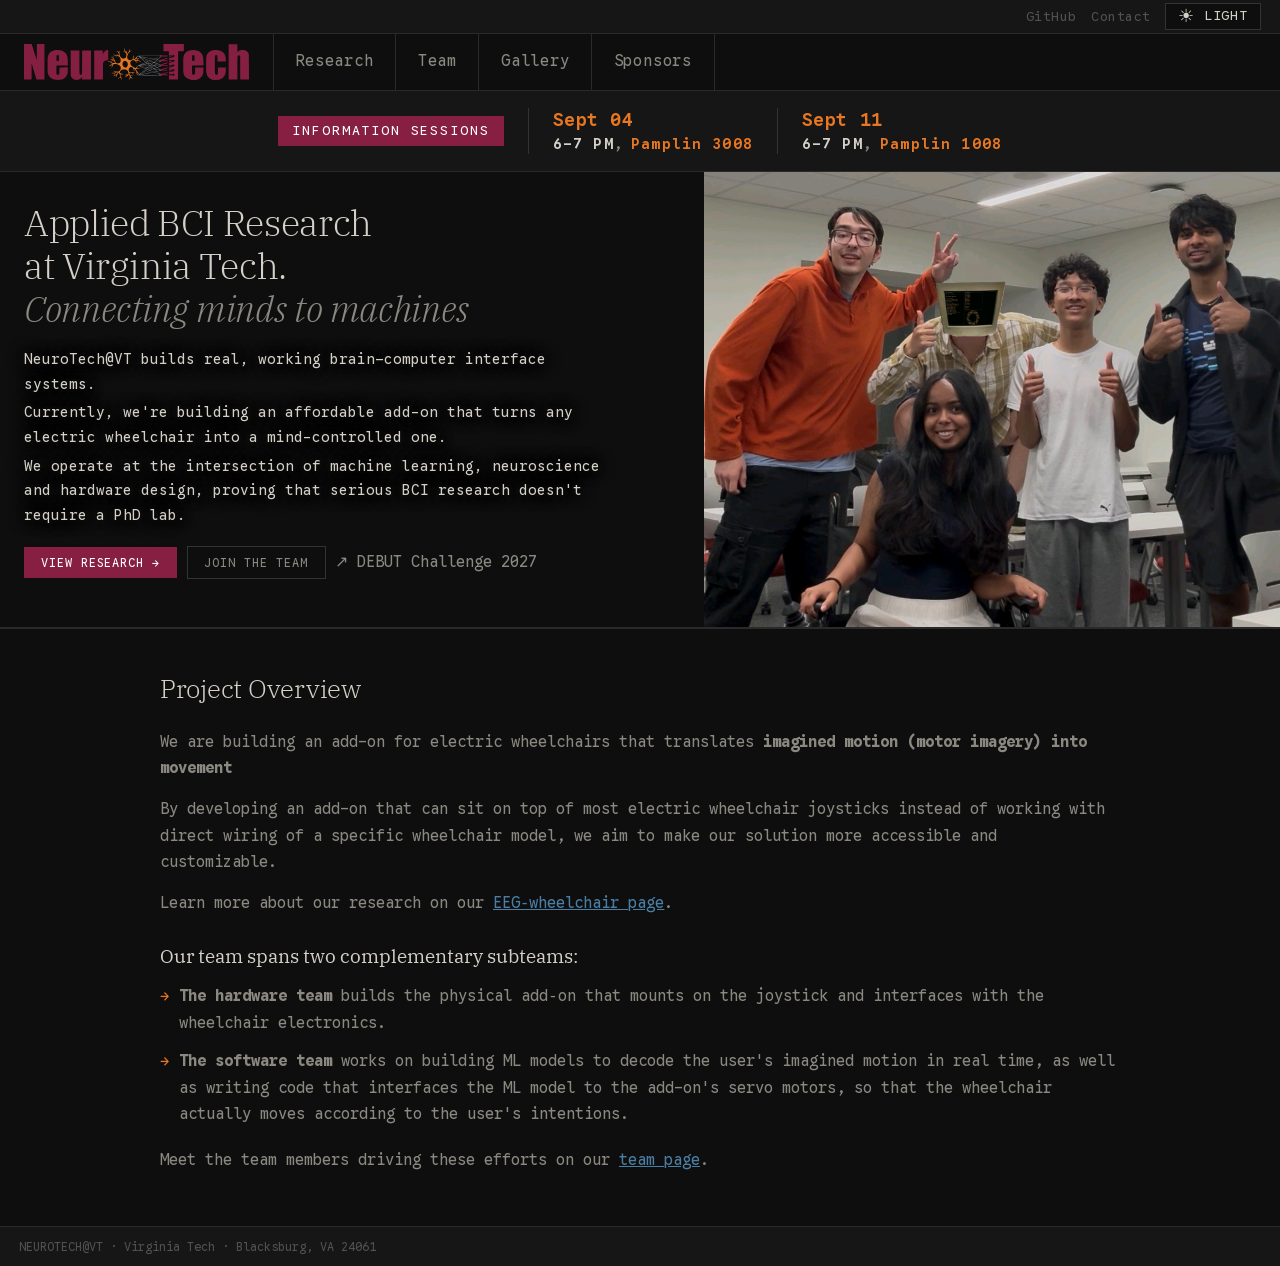
<file: index.html>
<!DOCTYPE html>
<html lang="en">
<head>
    <meta charset="UTF-8">
    <meta name="viewport" content="width=device-width, initial-scale=1.0">
    <title>NeuroTech@VT</title>
    <link rel="stylesheet" href="styles.css">
    <link rel="stylesheet" href="index.css">
</head>
<body>

    <div class="root" id="root">
        <!-- TOP BAR -->
        <div class="topbar">
            <div class="topbar-left">
                
            </div>
            <div class="topbar-right">
                <a href="https://github.com/orgs/NeuroTech-VT/repositories" target="_blank" rel="noopener noreferrer">GitHub</a>
                <a href="mailto:neurotechatvt@proton.me">Contact</a>
                <button class="toggle-btn" onclick="toggleTheme()"><span class="toggle-icon">☀</span> LIGHT</button>
            </div>
        </div>

        <!-- NAV -->
        <nav class="nav">
            <a href="index.html" class="nav-logo">
                <img src="NeuroTech_VT_cropped.svg" alt="logo">
            </a>
            <div class="nav-links">
                <a href="research.html" class="scramble-hover" data-label="Research">Research</a>
                <a href="team.html" class="scramble-hover" data-label="Team">Team</a>
                <a href="gallery.html" class="scramble-hover" data-label="Gallery">Gallery</a>
                <a href="sponsors.html" class="scramble-hover" data-label="Sponsors">Sponsors</a>
            </div>
            <div class="nav-right">
                
            </div>
        </nav>

        <!-- EVENT BANNER -->
        <div class="event-banner">
            <span class="event-banner-tag">Information sessions</span>
            <div class="event-sessions">
                <div class="event-session">
                    <span class="event-session-date">Sept 04</span>
                    <span class="event-session-meta"><span class="event-time">6-7 PM</span><span class="event-sep">,</span><span class="event-room">Pamplin 3008</span></span>
                </div>
                <div class="event-session">
                    <span class="event-session-date">Sept 11</span>
                    <span class="event-session-meta"><span class="event-time">6-7 PM</span><span class="event-sep">,</span><span class="event-room">Pamplin 1008</span></span>
                </div>
            </div>
        </div>

        <!-- HERO -->
        <div class="hero">
            <div class="hero-main">
                <div>
                    <div class="hero-title">
                        Applied BCI Research<br>
                        at Virginia Tech.<br>
                        <em>Connecting minds to machines</em>
                    </div>
                    <div class="hero-desc">
                        NeuroTech@VT builds real, working brain–computer interface systems.<span class="hero-break"></span>
                        Currently, we're building an affordable add-on that turns any electric wheelchair into a mind-controlled one.<span class="hero-break"></span>
                        We operate at the intersection of machine learning, neuroscience and hardware design, proving that serious BCI research doesn't require a PhD lab.
                    </div>
                    <div class="hero-actions">
                        <a href="research.html" class="btn-primary">VIEW RESEARCH →</a>
                        <a href="https://gobblerconnect.vt.edu/neurotech/club_signup" target="_blank" rel="noopener noreferrer" class="btn-secondary">JOIN THE TEAM</a>
                        <a href="https://venturewell.org/debut/" target="_blank" rel="noopener noreferrer" class="plain-link">↗ DEBUT Challenge 2027</a>
                    </div>
                </div>
            </div>

            <!-- <canvas id="halftone-hero"></canvas> -->
            <img id="halftone-hero" src="group_photo_hero_cropped.png" alt="hero-background-img">
            <!-- <div class="hero-gradient"></div> -->
        </div>

        <!-- PROJECT DESCRIPTION -->
        <div class="project-desc">
            <div class="project-desc-inner">
                <h2 class="project-desc-title">Project Overview</h2>

                <p class="project-desc-text">
                    We are building an add-on for electric wheelchairs that translates <strong>imagined motion
                    (motor imagery) into movement</strong>
                </p>
                <p class="project-desc-text"> By developing an add-on that can sit on top of most electric wheelchair joysticks instead of working with direct wiring of a specific wheelchair model, we aim to make our solution more accessible and customizable.</p>

                <p class="project-desc-text">
                    <!-- TODO: add whiteboard diagram of it from last discussion session -->
                </p>

                <p class="project-desc-text">
                    Learn more about our research on our
                    <a href="research/eeg-wheelchair.html" class="link">EEG‑wheelchair page</a>.
                </p>

                <h3 class="project-desc-subtitle">Our team spans two complementary subteams:</h3>
                <ul class="project-desc-list">
                    <li>
                        <strong>The hardware team</strong> builds the physical add‑on that mounts on the joystick and interfaces with the wheelchair electronics. 
                    </li>
                    <li>
                        <strong>The software team</strong> works on building ML models to decode the user's imagined motion in real time, as well as writing code that interfaces the ML model to the add-on's servo motors, so that the wheelchair actually moves according to the user's intentions.
                    </li>
                </ul>

                <p class="project-desc-text">
                    Meet the team members driving these efforts on our
                    <a href="team.html" class="link">team page</a>.
                </p>
            </div>
        </div>

        <!-- FOOTER -->
        <div class="footer">
            <span>NEUROTECH@VT · Virginia Tech · Blacksburg, VA 24061</span>
        </div>
    </div>

    <script src="script.js"></script>
</body>
</html>
</file>
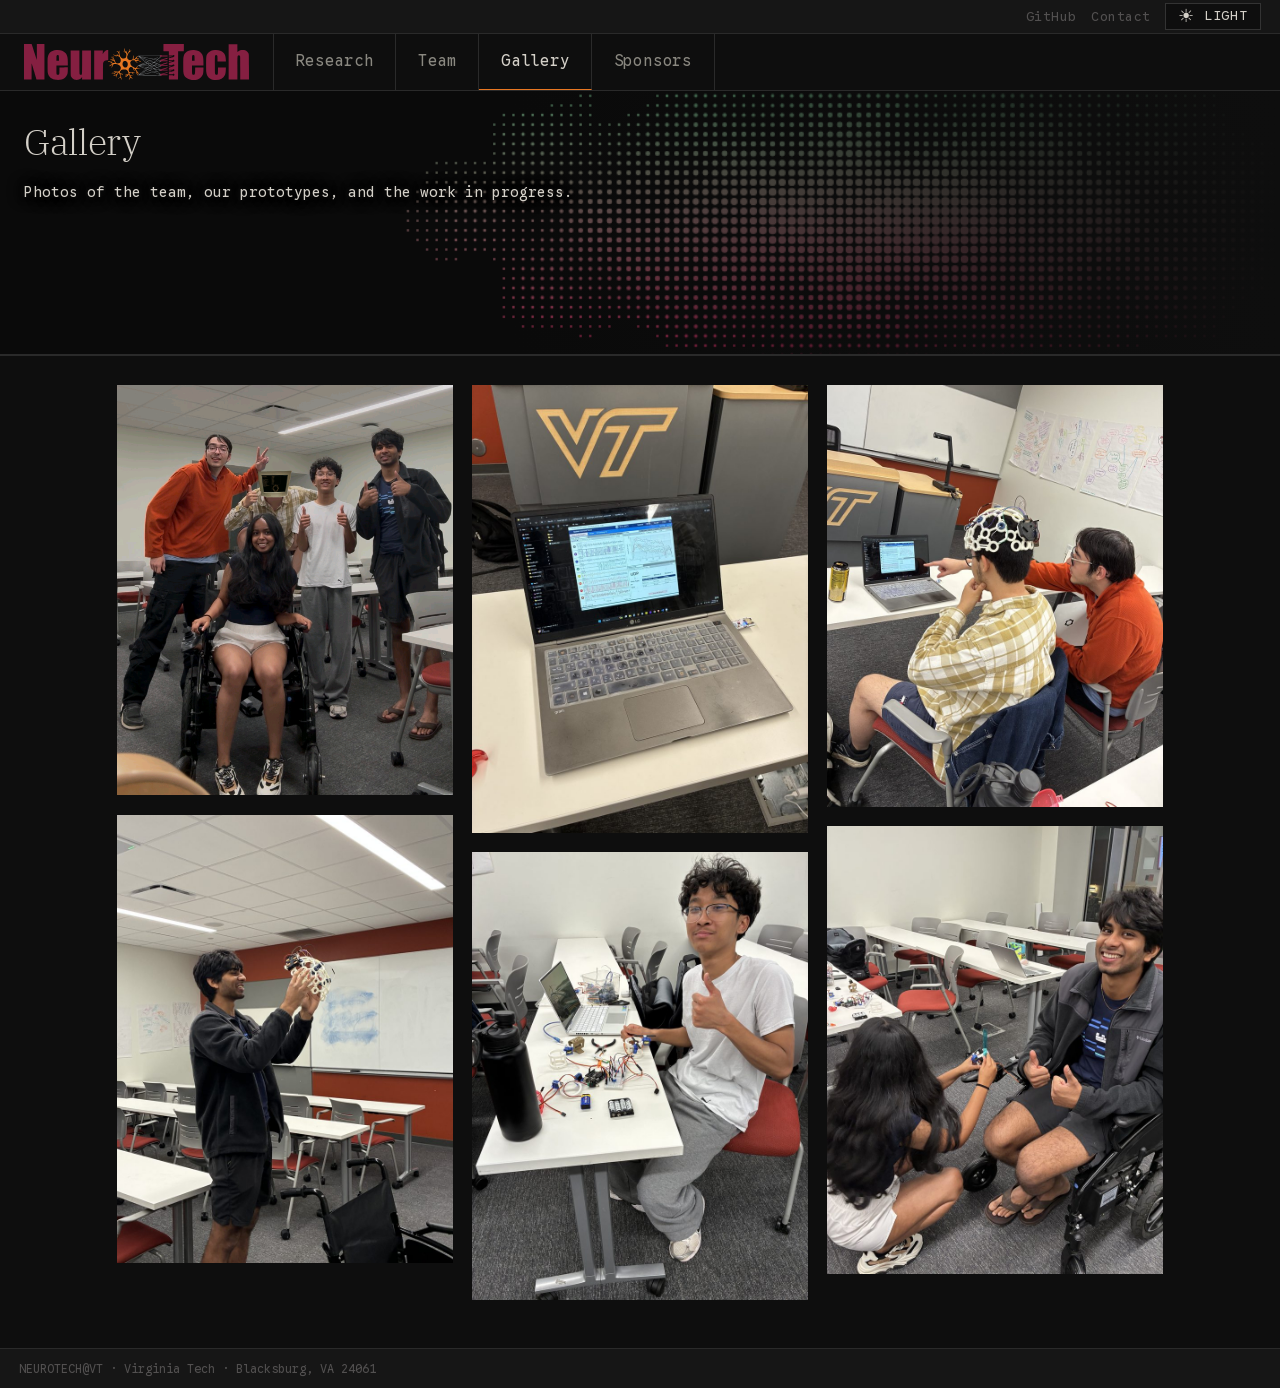
<file: gallery.html>
<!DOCTYPE html>
<html lang="en">
<head>
    <meta charset="UTF-8">
    <meta name="viewport" content="width=device-width, initial-scale=1.0">
    <title>Gallery — NeuroTech@VT</title>
    <link rel="stylesheet" href="styles.css">
    <link rel="stylesheet" href="gallery.css">
</head>
<body>

    <div class="root" id="root">
        <!-- TOP BAR -->
        <div class="topbar">
            <div class="topbar-left">
                
            </div>
            <div class="topbar-right">
                <a href="https://github.com/orgs/NeuroTech-VT/repositories" target="_blank" rel="noopener noreferrer">GitHub</a>
                <a href="mailto:neurotechatvt@proton.me">Contact</a>
                <button class="toggle-btn" onclick="toggleTheme()"><span class="toggle-icon">☀</span> LIGHT</button>
            </div>
        </div>

        <!-- NAV -->
        <nav class="nav">
            <a href="index.html" class="nav-logo">
                <img src="NeuroTech_VT_cropped.svg" alt="logo">
            </a>
            <div class="nav-links">
                <a href="research.html" class="scramble-hover" data-label="Research">Research</a>
                <a href="team.html" class="scramble-hover" data-label="Team">Team</a>
                <a href="gallery.html" class="active scramble-hover" data-label="Gallery">Gallery</a>
                <a href="sponsors.html" class="scramble-hover" data-label="Sponsors">Sponsors</a>
            </div>
            <div class="nav-right">
                
            </div>
        </nav>

        <!-- HERO -->
        <div class="hero">
            <canvas id="halftone-hero"></canvas>
            <div class="hero-gradient"></div>
            <div class="hero-main">
                <div>
                    <div class="hero-title">
                        Gallery<br>
                    </div>
                    <div class="hero-desc">
                        Photos of the team, our prototypes, and the work in progress.
                    </div>
                </div>
            </div>
        </div>

        <!-- GALLERY CONTENT -->
        <div class="gallery-col">
            <div class="gallery-grid">
                <img src="team-page-photowheel/web/01-team.png" alt="Five NeuroTech@VT members posing together in the lab classroom, one seated in the wheelchair prototype." loading="lazy" decoding="async">
                <img src="team-page-photowheel/web/02-eeg-headset.jpg" alt="A team member holding up the wired EEG electrode cap to inspect it." loading="lazy" decoding="async">
                <img src="team-page-photowheel/web/03-signal-acquisition.jpg" alt="Laptop running EEG acquisition software with live channel traces, in front of a Virginia Tech podium." loading="lazy" decoding="async">
                <img src="team-page-photowheel/web/04-electronics-bench.jpg" alt="A team member giving a thumbs up at a bench covered in motors, wiring and battery packs." loading="lazy" decoding="async">
                <img src="team-page-photowheel/web/05-eeg-session.jpg" alt="One member wearing the EEG cap while another points at the incoming signals on a laptop." loading="lazy" decoding="async">
                <img src="team-page-photowheel/web/06-wheelchair-test.jpg" alt="Two members fitting the drive module to the wheelchair prototype during an integration test." loading="lazy" decoding="async">
            </div>
        </div>

        <!-- FOOTER -->
        <div class="footer">
            <span>NEUROTECH@VT · Virginia Tech · Blacksburg, VA 24061</span>
        </div>
    </div>

    <script src="script.js"></script>
</body>
</html>
</file>
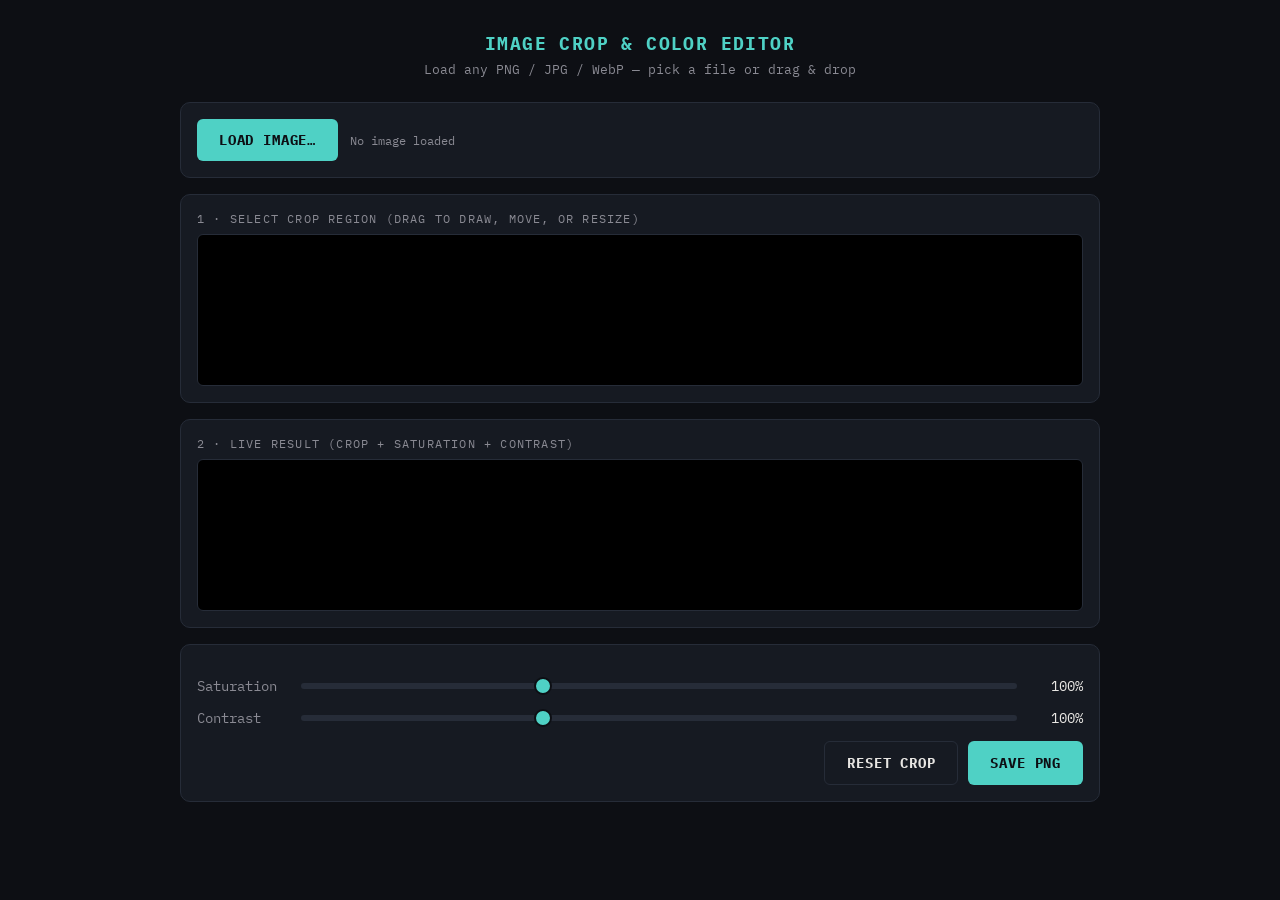
<file: Gemini_Generated_Image_18twkw18twkw18tw.jpeg-generator.html>
<!DOCTYPE html>
<html lang="en">
<head>
<meta charset="UTF-8">
<meta name="viewport" content="width=device-width, initial-scale=1.0">
<title>Image Crop &amp; Color Editor</title>
<link rel="preconnect" href="https://fonts.googleapis.com">
<link rel="preconnect" href="https://fonts.gstatic.com" crossorigin>
<link href="https://fonts.googleapis.com/css2?family=IBM+Plex+Mono:wght@400;500;700&display=swap" rel="stylesheet">
<style>
  :root {
    --bg: #0d0f14;
    --fg: #e8e6e3;
    --muted: #8a8a93;
    --accent: #4fd1c5;
    --panel: #161a22;
    --border: #262c38;
  }
  * { box-sizing: border-box; margin: 0; padding: 0; }
  body {
    background: var(--bg);
    color: var(--fg);
    font-family: "IBM Plex Mono", monospace;
    min-height: 100vh;
    display: flex;
    flex-direction: column;
    align-items: center;
    padding: 32px 16px;
  }
  h1 {
    font-size: 1.1rem;
    font-weight: 700;
    letter-spacing: 0.08em;
    text-transform: uppercase;
    margin-bottom: 6px;
    color: var(--accent);
  }
  .sub { color: var(--muted); font-size: 0.8rem; margin-bottom: 24px; text-align: center; }
  .panel {
    background: var(--panel);
    border: 1px solid var(--border);
    border-radius: 10px;
    padding: 16px;
    width: 100%;
    max-width: 920px;
  }
  .panel + .panel { margin-top: 16px; }
  .stage {
    background: #000;
    border: 1px solid var(--border);
    border-radius: 6px;
    overflow: hidden;
    display: flex;
    justify-content: center;
    align-items: center;
    max-height: 60vh;
  }
  canvas {
    max-width: 100%;
    max-height: 60vh;
    width: auto;
    height: auto;
    image-rendering: auto;
    display: block;
    touch-action: none;
    cursor: crosshair;
  }
  .stage-title {
    font-size: 0.75rem;
    color: var(--muted);
    letter-spacing: 0.1em;
    text-transform: uppercase;
    margin-bottom: 8px;
  }
  .controls {
    margin-top: 16px;
    display: flex;
    flex-direction: column;
    gap: 14px;
  }
  .slider-row {
    display: flex;
    align-items: center;
    gap: 14px;
  }
  label { font-size: 0.85rem; color: var(--muted); min-width: 90px; }
  input[type="range"] {
    flex: 1;
    -webkit-appearance: none;
    appearance: none;
    height: 6px;
    border-radius: 3px;
    background: var(--border);
    outline: none;
    cursor: pointer;
  }
  input[type="range"]::-webkit-slider-thumb {
    -webkit-appearance: none;
    appearance: none;
    width: 18px;
    height: 18px;
    border-radius: 50%;
    background: var(--accent);
    border: 2px solid #0d0f14;
    cursor: pointer;
  }
  input[type="range"]::-moz-range-thumb {
    width: 16px;
    height: 16px;
    border-radius: 50%;
    background: var(--accent);
    border: 2px solid #0d0f14;
    cursor: pointer;
  }
  .value {
    font-size: 0.85rem;
    min-width: 52px;
    text-align: right;
    color: var(--fg);
  }
  .load-row {
    display: flex;
    align-items: center;
    gap: 12px;
    flex-wrap: wrap;
  }
  .save-row {
    display: flex;
    align-items: center;
    justify-content: space-between;
    gap: 12px;
    flex-wrap: wrap;
  }
  .btn-group { display: flex; gap: 10px; }
  button {
    font-family: inherit;
    font-size: 0.85rem;
    font-weight: 700;
    letter-spacing: 0.06em;
    text-transform: uppercase;
    background: var(--accent);
    color: #0d0f14;
    border: none;
    border-radius: 6px;
    padding: 12px 22px;
    cursor: pointer;
    transition: filter 0.15s ease;
  }
  button:hover { filter: brightness(1.15); }
  button:active { filter: brightness(0.9); }
  button.secondary {
    background: transparent;
    color: var(--fg);
    border: 1px solid var(--border);
  }
  .meta { font-size: 0.75rem; color: var(--muted); }
  .error {
    display: none;
    color: #ff6b6b;
    font-size: 0.85rem;
    padding: 12px;
    border: 1px solid #ff6b6b;
    border-radius: 6px;
    margin-bottom: 16px;
  }
</style>
</head>
<body>

  <h1>Image Crop &amp; Color Editor</h1>
  <p class="sub">Load any PNG / JPG / WebP — pick a file or drag &amp; drop</p>

  <div class="error" id="error"></div>

  <div class="panel">
    <div class="load-row">
      <button id="pick">Load Image…</button>
      <span class="meta" id="fileMeta">No image loaded</span>
      <input type="file" id="fileInput" accept="image/*" hidden>
    </div>
  </div>

  <div class="panel">
    <div class="stage-title">1 · Select crop region (drag to draw, move, or resize)</div>
    <div class="stage">
      <canvas id="canvas"></canvas>
    </div>
  </div>

  <div class="panel">
    <div class="stage-title">2 · Live result (crop + saturation + contrast)</div>
    <div class="stage">
      <canvas id="result"></canvas>
    </div>
  </div>

  <div class="panel">
    <div class="controls">
      <div class="slider-row">
        <label for="saturation">Saturation</label>
        <input type="range" id="saturation" min="0" max="300" value="100" step="1">
        <span class="value" id="satValue">100%</span>
      </div>

      <div class="slider-row">
        <label for="contrast">Contrast</label>
        <input type="range" id="contrast" min="0" max="300" value="100" step="1">
        <span class="value" id="conValue">100%</span>
      </div>

      <div class="save-row">
        <span class="meta" id="meta"></span>
        <div class="btn-group">
          <button class="secondary" id="reset">Reset Crop</button>
          <button id="save">Save PNG</button>
        </div>
      </div>
    </div>
  </div>

<script>
(function () {
  const canvas = document.getElementById('canvas');
  const ctx = canvas.getContext('2d');
  const result = document.getElementById('result');
  const rctx = result.getContext('2d');
  const satSlider = document.getElementById('saturation');
  const conSlider = document.getElementById('contrast');
  const satValue = document.getElementById('satValue');
  const conValue = document.getElementById('conValue');
  const meta = document.getElementById('meta');
  const error = document.getElementById('error');
  const saveBtn = document.getElementById('save');
  const resetBtn = document.getElementById('reset');

  const img = new Image();
  const fileInput = document.getElementById('fileInput');
  const pickBtn = document.getElementById('pick');
  const fileMeta = document.getElementById('fileMeta');
  let sourceName = 'image';
  let loadedFile = null;
  let loaded = false;

  // Crop rect in image pixel coordinates. Default: center 80% box.
  let crop = { x: 0, y: 0, w: 0, h: 0 };

  // Interaction state
  let drag = null;       // { mode: 'draw'|'move'|'resize', handle, startX, startY, origCrop }
  const MIN_SIZE = 16;

  // 8 handles: TL, T, TR, R, BR, B, BL, L
  const HANDLES = [
    { x: 0, y: 0 }, { x: 0.5, y: 0 }, { x: 1, y: 0 },
    { x: 1, y: 0.5 }, { x: 1, y: 1 }, { x: 0.5, y: 1 },
    { x: 0, y: 1 }, { x: 0, y: 0.5 }
  ];

  function posFromEvent(e) {
    const rect = canvas.getBoundingClientRect();
    const sx = canvas.width / rect.width;
    const sy = canvas.height / rect.height;
    return {
      x: (e.clientX - rect.left) * sx,
      y: (e.clientY - rect.top) * sy
    };
  }

  function clampRect(r) {
    r.x = Math.max(0, Math.min(img.naturalWidth - r.w, r.x));
    r.y = Math.max(0, Math.min(img.naturalHeight - r.h, r.y));
    return r;
  }

  function handleAt(p, pad) {
    pad = pad || 24;
    for (let i = 0; i < HANDLES.length; i++) {
      const hx = crop.x + HANDLES[i].x * crop.w;
      const hy = crop.y + HANDLES[i].y * crop.h;
      if (Math.abs(p.x - hx) <= pad && Math.abs(p.y - hy) <= pad) return i;
    }
    return -1;
  }

  function resizeCrop(start, orig, handle, dx, dy) {
    let { x, y, w, h } = orig;
    const left   = handle === 0 || handle === 6 || handle === 7;
    const right  = handle === 2 || handle === 3 || handle === 4;
    const top    = handle === 0 || handle === 1 || handle === 2;
    const bottom = handle === 4 || handle === 5 || handle === 6;

    if (left)   { const nx = start.x + dx; w += x - nx; x = nx; }
    if (right)  { w = start.x + dx - x; }
    if (top)    { const ny = start.y + dy; h += y - ny; y = ny; }
    if (bottom) { h = start.y + dy - y; }

    if (w < MIN_SIZE) { if (left) x -= MIN_SIZE - w; w = MIN_SIZE; }
    if (h < MIN_SIZE) { if (top) y -= MIN_SIZE - h; h = MIN_SIZE; }
    return clampRect({ x, y, w, h });
  }

  img.onload = function () {
    canvas.width = img.naturalWidth;
    canvas.height = img.naturalHeight;
    crop = {
      x: Math.round(img.naturalWidth * 0.1),
      y: Math.round(img.naturalHeight * 0.1),
      w: Math.round(img.naturalWidth * 0.8),
      h: Math.round(img.naturalHeight * 0.8)
    };
    loaded = true;
    error.style.display = 'none';
    fileMeta.textContent = sourceName + ' — loaded' + (loadedFile ? ' (' + formatBytes(loadedFile.size) + ')' : '');
    updateMeta();
    render();
  };

  img.onerror = function () {
    error.style.display = 'block';
    error.textContent = 'Failed to load the selected image — try a different file.';
  };

  function loadFile(f) {
    loadedFile = f;
    sourceName = (f.name || 'image').replace(/\.[^.]+$/, '');
    if (img.src && img.src.indexOf('blob:') === 0) URL.revokeObjectURL(img.src);
    img.src = URL.createObjectURL(f);
  }

  pickBtn.addEventListener('click', function () {
    fileInput.click();
  });

  fileInput.addEventListener('change', function () {
    const f = fileInput.files && fileInput.files[0];
    if (f) loadFile(f);
    fileInput.value = '';
  });

  // Drag & drop an image anywhere on the page
  ['dragover', 'dragenter'].forEach(function (ev) {
    document.addEventListener(ev, function (e) { e.preventDefault(); });
  });
  document.addEventListener('drop', function (e) {
    e.preventDefault();
    const f = e.dataTransfer && e.dataTransfer.files && e.dataTransfer.files[0];
    if (f && f.type && f.type.indexOf('image/') === 0) loadFile(f);
  });

  function formatBytes(b) {
    if (!b) return '';
    const units = ['B', 'KB', 'MB', 'GB'];
    let i = 0;
    let v = b;
    while (v >= 1024 && i < units.length - 1) { v /= 1024; i++; }
    return v.toFixed(v >= 10 || i === 0 ? 0 : 1) + ' ' + units[i];
  }

  function render() {
    ctx.clearRect(0, 0, canvas.width, canvas.height);
    rctx.clearRect(0, 0, result.width, result.height);
    if (!loaded) return;
    ctx.drawImage(img, 0, 0);

    // Dim everything outside the crop rect
    ctx.fillStyle = 'rgba(0, 0, 0, 0.55)';
    ctx.fillRect(0, 0, canvas.width, crop.y);
    ctx.fillRect(0, crop.y + crop.h, canvas.width, canvas.height - crop.y - crop.h);
    ctx.fillRect(0, crop.y, crop.x, crop.h);
    ctx.fillRect(crop.x + crop.w, crop.y, canvas.width - crop.x - crop.w, crop.h);

    // Crop border
    ctx.strokeStyle = '#4fd1c5';
    ctx.lineWidth = 2;
    ctx.strokeRect(crop.x + 1, crop.y + 1, crop.w - 2, crop.h - 2);

    // Handles
    const hs = 8;
    ctx.fillStyle = '#4fd1c5';
    for (const h of HANDLES) {
      const hx = crop.x + h.x * crop.w;
      const hy = crop.y + h.y * crop.h;
      ctx.fillRect(hx - hs / 2, hy - hs / 2, hs, hs);
    }

    renderResult();
  }

  function renderResult() {
    const w = Math.max(1, Math.round(crop.w));
    const h = Math.max(1, Math.round(crop.h));
    result.width = w;
    result.height = h;
    rctx.clearRect(0, 0, w, h);
    rctx.filter = 'saturate(' + (satSlider.value / 100) + ') contrast(' + (conSlider.value / 100) + ')';
    rctx.drawImage(img, crop.x, crop.y, w, h, 0, 0, w, h);
    rctx.filter = 'none';

    satValue.textContent = satSlider.value + '%';
    conValue.textContent = conSlider.value + '%';
    updateMeta();
  }

  function updateMeta() {
    const w = Math.max(1, Math.round(crop.w));
    const h = Math.max(1, Math.round(crop.h));
    meta.textContent = (sourceName || 'image') + ' · ' + img.naturalWidth + ' × ' + img.naturalHeight +
      ' px · crop ' + w + ' × ' + h + ' px';
  }

  // ---- Pointer interaction (mouse + touch) ----
  canvas.addEventListener('pointerdown', function (e) {
    e.preventDefault();
    canvas.setPointerCapture(e.pointerId);
    const p = posFromEvent(e);

    const hi = handleAt(p);
    if (hi >= 0) {
      drag = { mode: 'resize', handle: hi, startX: p.x, startY: p.y, orig: { ...crop } };
    } else if (p.x >= crop.x && p.x <= crop.x + crop.w && p.y >= crop.y && p.y <= crop.y + crop.h) {
      drag = { mode: 'move', startX: p.x, startY: p.y, orig: { ...crop } };
    } else {
      drag = { mode: 'draw', startX: p.x, startY: p.y, orig: { x: p.x, y: p.y, w: 0, h: 0 } };
    }
  });

  canvas.addEventListener('pointermove', function (e) {
    if (!drag) return;
    const p = posFromEvent(e);
    const dx = p.x - drag.startX;
    const dy = p.y - drag.startY;

    if (drag.mode === 'draw') {
      let x = Math.min(drag.startX, p.x);
      let y = Math.min(drag.startY, p.y);
      let w = Math.abs(p.x - drag.startX);
      let h = Math.abs(p.y - drag.startY);
      if (w < MIN_SIZE) w = MIN_SIZE;
      if (h < MIN_SIZE) h = MIN_SIZE;
      crop = clampRect({ x, y, w, h });
    } else if (drag.mode === 'move') {
      let x = drag.orig.x + dx;
      let y = drag.orig.y + dy;
      crop = clampRect({ x, y, w: drag.orig.w, h: drag.orig.h });
    } else {
      crop = resizeCrop(drag.startX, drag.startY, drag.orig, drag.handle, dx, dy);
    }
    render();
  });

  function endDrag(e) {
    drag = null;
  }
  canvas.addEventListener('pointerup', endDrag);
  canvas.addEventListener('pointercancel', endDrag);

  satSlider.addEventListener('input', render);
  conSlider.addEventListener('input', render);

  resetBtn.addEventListener('click', function () {
    if (!loaded) return;
    crop = {
      x: Math.round(img.naturalWidth * 0.1),
      y: Math.round(img.naturalHeight * 0.1),
      w: Math.round(img.naturalWidth * 0.8),
      h: Math.round(img.naturalHeight * 0.8)
    };
    render();
  });

  saveBtn.addEventListener('click', function () {
    if (!loaded) {
      error.style.display = 'block';
      error.textContent = 'Load an image first.';
      return;
    }
    const w = Math.max(1, Math.round(crop.w));
    const h = Math.max(1, Math.round(crop.h));
    const out = document.createElement('canvas');
    out.width = w;
    out.height = h;
    const octx = out.getContext('2d');
    octx.filter = 'saturate(' + (satSlider.value / 100) + ') contrast(' + (conSlider.value / 100) + ')';
    octx.drawImage(img, crop.x, crop.y, w, h, 0, 0, w, h);
    octx.filter = 'none';

    const a = document.createElement('a');
    a.href = out.toDataURL('image/png');
    a.download = sourceName + '-cropped.png';
    document.body.appendChild(a);
    a.click();
    document.body.removeChild(a);
  });
})();
</script>
</body>
</html>
</file>
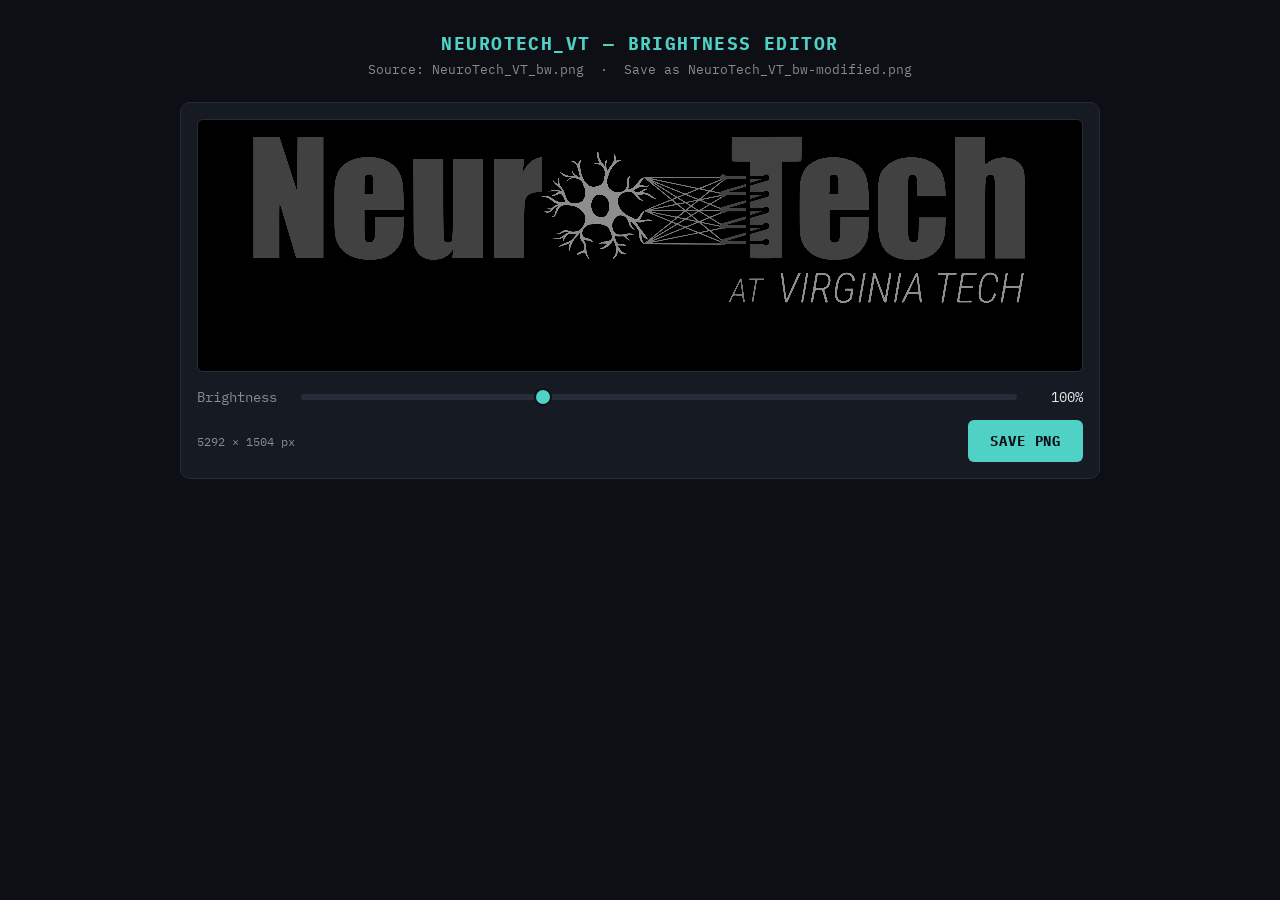
<file: NeuroTech_VT_bw.png-generator.html>
<!DOCTYPE html>
<html lang="en">
<head>
<meta charset="UTF-8">
<meta name="viewport" content="width=device-width, initial-scale=1.0">
<title>NeuroTech_VT — Brightness Editor</title>
<link rel="preconnect" href="https://fonts.googleapis.com">
<link rel="preconnect" href="https://fonts.gstatic.com" crossorigin>
<link href="https://fonts.googleapis.com/css2?family=IBM+Plex+Mono:wght@400;500;700&display=swap" rel="stylesheet">
<style>
  :root {
    --bg: #0d0f14;
    --fg: #e8e6e3;
    --muted: #8a8a93;
    --accent: #4fd1c5;
    --panel: #161a22;
    --border: #262c38;
  }
  * { box-sizing: border-box; margin: 0; padding: 0; }
  body {
    background: var(--bg);
    color: var(--fg);
    font-family: "IBM Plex Mono", monospace;
    min-height: 100vh;
    display: flex;
    flex-direction: column;
    align-items: center;
    padding: 32px 16px;
  }
  h1 {
    font-size: 1.1rem;
    font-weight: 700;
    letter-spacing: 0.08em;
    text-transform: uppercase;
    margin-bottom: 6px;
    color: var(--accent);
  }
  .sub { color: var(--muted); font-size: 0.8rem; margin-bottom: 24px; text-align: center; }
  .panel {
    background: var(--panel);
    border: 1px solid var(--border);
    border-radius: 10px;
    padding: 16px;
    width: 100%;
    max-width: 920px;
  }
  .stage {
    background: #000;
    border: 1px solid var(--border);
    border-radius: 6px;
    overflow: hidden;
    display: flex;
    justify-content: center;
    align-items: center;
    max-height: 60vh;
  }
  canvas {
    max-width: 100%;
    max-height: 60vh;
    width: auto;
    height: auto;
    image-rendering: auto;
    display: block;
  }
  .controls {
    margin-top: 16px;
    display: flex;
    flex-direction: column;
    gap: 14px;
  }
  .slider-row {
    display: flex;
    align-items: center;
    gap: 14px;
  }
  label { font-size: 0.85rem; color: var(--muted); min-width: 90px; }
  input[type="range"] {
    flex: 1;
    -webkit-appearance: none;
    appearance: none;
    height: 6px;
    border-radius: 3px;
    background: var(--border);
    outline: none;
    cursor: pointer;
  }
  input[type="range"]::-webkit-slider-thumb {
    -webkit-appearance: none;
    appearance: none;
    width: 18px;
    height: 18px;
    border-radius: 50%;
    background: var(--accent);
    border: 2px solid #0d0f14;
    cursor: pointer;
  }
  input[type="range"]::-moz-range-thumb {
    width: 16px;
    height: 16px;
    border-radius: 50%;
    background: var(--accent);
    border: 2px solid #0d0f14;
    cursor: pointer;
  }
  .value {
    font-size: 0.85rem;
    min-width: 52px;
    text-align: right;
    color: var(--fg);
  }
  .save-row {
    display: flex;
    align-items: center;
    justify-content: space-between;
    gap: 12px;
    flex-wrap: wrap;
  }
  button {
    font-family: inherit;
    font-size: 0.85rem;
    font-weight: 700;
    letter-spacing: 0.06em;
    text-transform: uppercase;
    background: var(--accent);
    color: #0d0f14;
    border: none;
    border-radius: 6px;
    padding: 12px 22px;
    cursor: pointer;
    transition: filter 0.15s ease;
  }
  button:hover { filter: brightness(1.15); }
  button:active { filter: brightness(0.9); }
  .meta { font-size: 0.75rem; color: var(--muted); }
  .error {
    display: none;
    color: #ff6b6b;
    font-size: 0.85rem;
    padding: 12px;
    border: 1px solid #ff6b6b;
    border-radius: 6px;
    margin-bottom: 16px;
  }
</style>
</head>
<body>

  <h1>NeuroTech_VT — Brightness Editor</h1>
  <p class="sub">Source: NeuroTech_VT_bw.png &nbsp;·&nbsp; Save as NeuroTech_VT_bw-modified.png</p>

  <div class="error" id="error"></div>

  <div class="panel">
    <div class="stage">
      <canvas id="canvas"></canvas>
    </div>

    <div class="controls">
      <div class="slider-row">
        <label for="brightness">Brightness</label>
        <input type="range" id="brightness" min="0" max="300" value="100" step="1">
        <span class="value" id="value">100%</span>
      </div>

      <div class="save-row">
        <span class="meta" id="meta"></span>
        <button id="save">Save PNG</button>
      </div>
    </div>
  </div>

<script>
(function () {
  const canvas = document.getElementById('canvas');
  const ctx = canvas.getContext('2d');
  const slider = document.getElementById('brightness');
  const value = document.getElementById('value');
  const meta = document.getElementById('meta');
  const error = document.getElementById('error');
  const saveBtn = document.getElementById('save');

  const img = new Image();
  img.src = 'NeuroTech_VT_bw.png';

  img.onload = function () {
    canvas.width = img.naturalWidth;
    canvas.height = img.naturalHeight;
    meta.textContent = img.naturalWidth + ' × ' + img.naturalHeight + ' px';
    render();
  };

  img.onerror = function () {
    error.style.display = 'block';
    error.textContent = 'Failed to load NeuroTech_VT_bw.png — make sure it sits next to temp.html in the same folder.';
  };

  function render() {
    ctx.clearRect(0, 0, canvas.width, canvas.height);
    ctx.filter = 'brightness(' + (slider.value / 100) + ')';
    ctx.drawImage(img, 0, 0);
    ctx.filter = 'none';
    value.textContent = slider.value + '%';
  }

  slider.addEventListener('input', render);

  saveBtn.addEventListener('click', function () {
    const a = document.createElement('a');
    a.href = canvas.toDataURL('image/png');
    a.download = 'NeuroTech_VT_bw-modified.png';
    document.body.appendChild(a);
    a.click();
    document.body.removeChild(a);
  });
})();
</script>
</body>
</html>
</file>
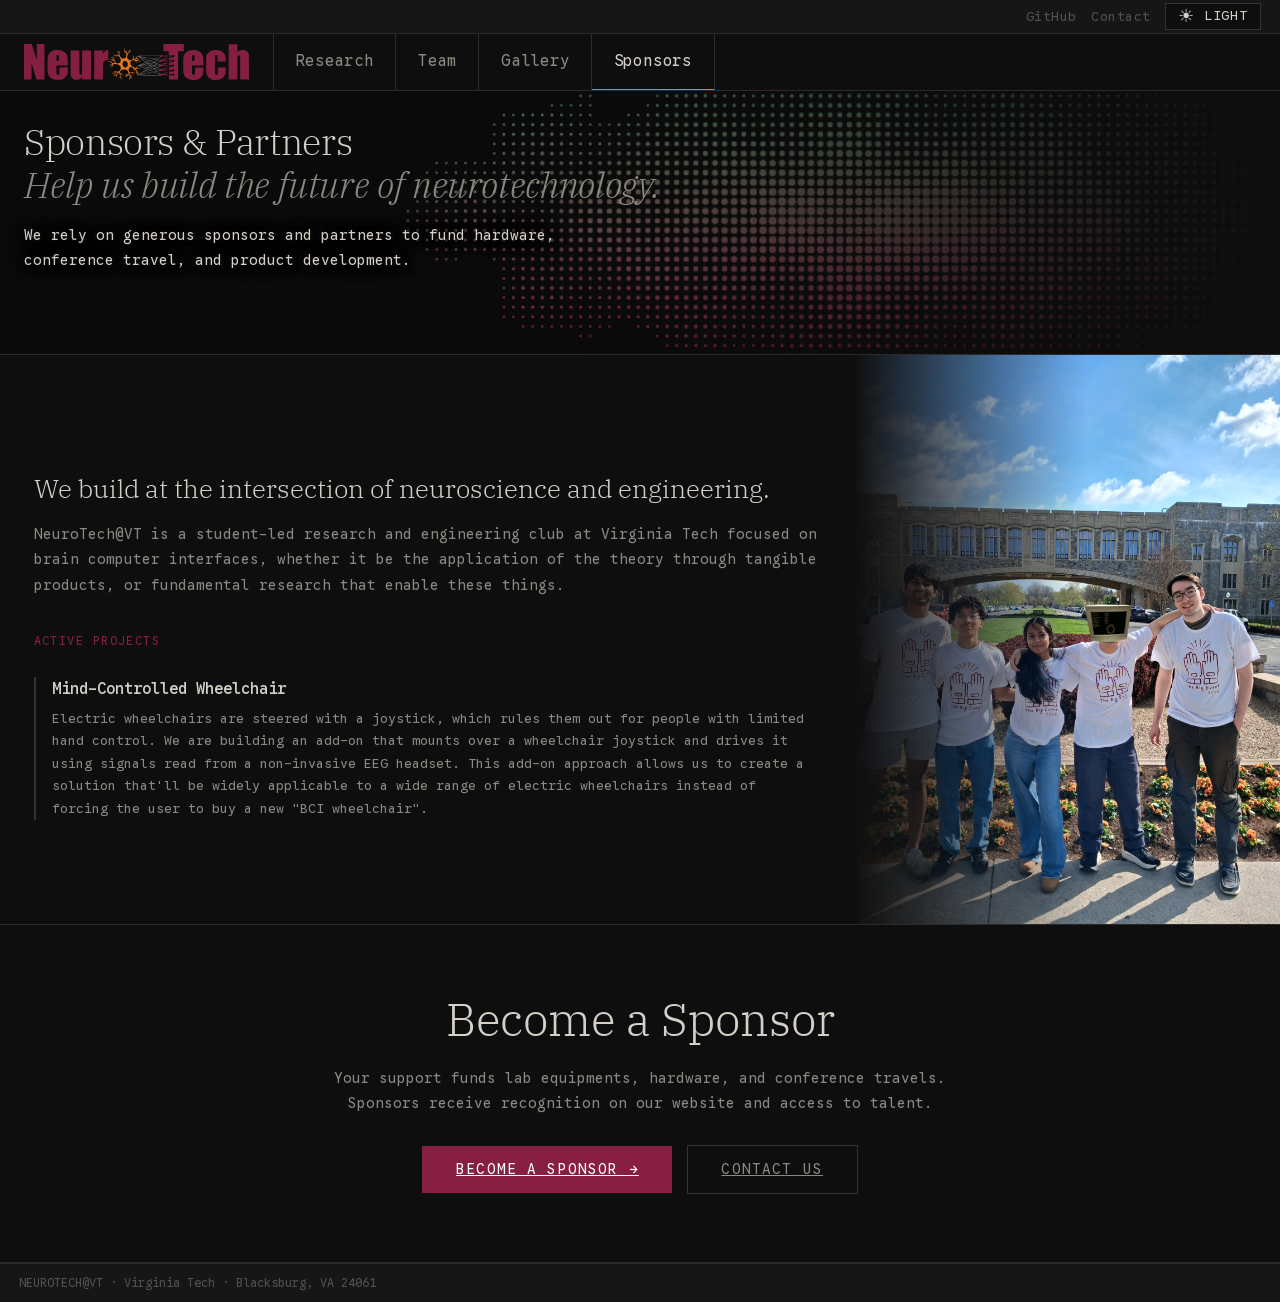
<file: sponsors.html>
<!DOCTYPE html>
<html lang="en">
<head>
    <meta charset="UTF-8">
    <meta name="viewport" content="width=device-width, initial-scale=1.0">
    <title>Sponsors - NeuroTech@VT</title>
    <link rel="stylesheet" href="styles.css">
    <link rel="stylesheet" href="sponsors.css">
</head>
<body>

    <div class="root" id="root">
        <!-- TOP BAR -->
        <div class="topbar">
            <div class="topbar-left">
                
            </div>
            <div class="topbar-right">
                <a href="https://github.com/orgs/NeuroTech-VT/repositories" target="_blank" rel="noopener noreferrer">GitHub</a>
                <a href="mailto:neurotechatvt@proton.me">Contact</a>
                <button class="toggle-btn" onclick="toggleTheme()"><span class="toggle-icon">☀</span> LIGHT</button>
            </div>
        </div>

        <!-- NAV -->
        <nav class="nav">
            <a href="index.html" class="nav-logo">
                <img src="NeuroTech_VT_cropped.svg" alt="logo">
            </a>
            <div class="nav-links">
                <a href="research.html" class="scramble-hover" data-label="Research">Research</a>
                <a href="team.html" class="scramble-hover" data-label="Team">Team</a>
                <a href="gallery.html" class="scramble-hover" data-label="Gallery">Gallery</a>
                <a href="sponsors.html" class="active scramble-hover" data-label="Sponsors">Sponsors</a>
            </div>
            <div class="nav-right">
                
            </div>
        </nav>

        <!-- HERO -->
        <div class="hero">
            <canvas id="halftone-hero"></canvas>
            <div class="hero-gradient"></div>
            <div class="hero-main">
                <div>
                    <div class="hero-title">
                        Sponsors & Partners<br>
                        <em>Help us build the future of neurotechnology.</em>
                    </div>
                    <div class="hero-desc">
                        We rely on generous sponsors and partners to fund hardware, conference travel, and product development.
                    </div>
                </div>
            </div>
        </div>

        <!-- ABOUT SECTION -->
        <div class="sponsors-about">
            <div class="sponsors-about-text">
                <div class="sponsors-about-title">We build at the intersection of neuroscience and engineering.</div>
                <p class="sponsors-about-desc">
                    NeuroTech@VT is a student-led research and engineering club at Virginia Tech focused on brain computer interfaces, whether it be the application of the theory through tangible products, or fundamental research that enable these things. 
                </p>
                <div class="sponsors-projects">
                    <div class="sponsors-projects-label">Active Projects</div>
                    <div class="sponsors-project-item">
                        <div class="sponsors-project-name">Mind-Controlled Wheelchair</div>
                        <p class="sponsors-project-desc">Electric wheelchairs are steered with a joystick, which rules them out for people with limited hand control. We are building an add-on that mounts over a wheelchair joystick and drives it using signals read from a non-invasive EEG headset. This add-on approach allows us to create a solution that'll be widely applicable to a wide range of electric wheelchairs instead of forcing the user to buy a new "BCI wheelchair".</p>
                    </div>
                </div>
            </div>
            <div class="sponsors-about-photo">
                <div class="sponsors-photo-fade"></div>
                <img class="sponsors-photo-img" src="volunteering_img.png" alt="NeuroTech@VT group photo">
            </div>
        </div>

        <!-- SPONSOR CTA -->
        <div class="sponsors-cta">
            <div class="sponsors-cta-title">Become a Sponsor</div>
            <p class="sponsors-cta-desc">Your support funds lab equipments, hardware, and conference travels. Sponsors receive recognition on our website and access to talent. </p>
            <div class="sponsors-cta-actions">
                <a href="mailto:neurotechatvt@proton.me?subject=Sponsorship%20Inquiry" class="btn-cta-primary">BECOME A SPONSOR →</a>
                <a href="mailto:neurotechatvt@proton.me" class="btn-cta-secondary">CONTACT US</a>
            </div>
        </div>

        <!-- FOOTER -->
        <div class="footer">
            <span>NEUROTECH@VT · Virginia Tech · Blacksburg, VA 24061</span>
        </div>
    </div>

    <script src="script.js"></script>
</body>
</html>
</file>
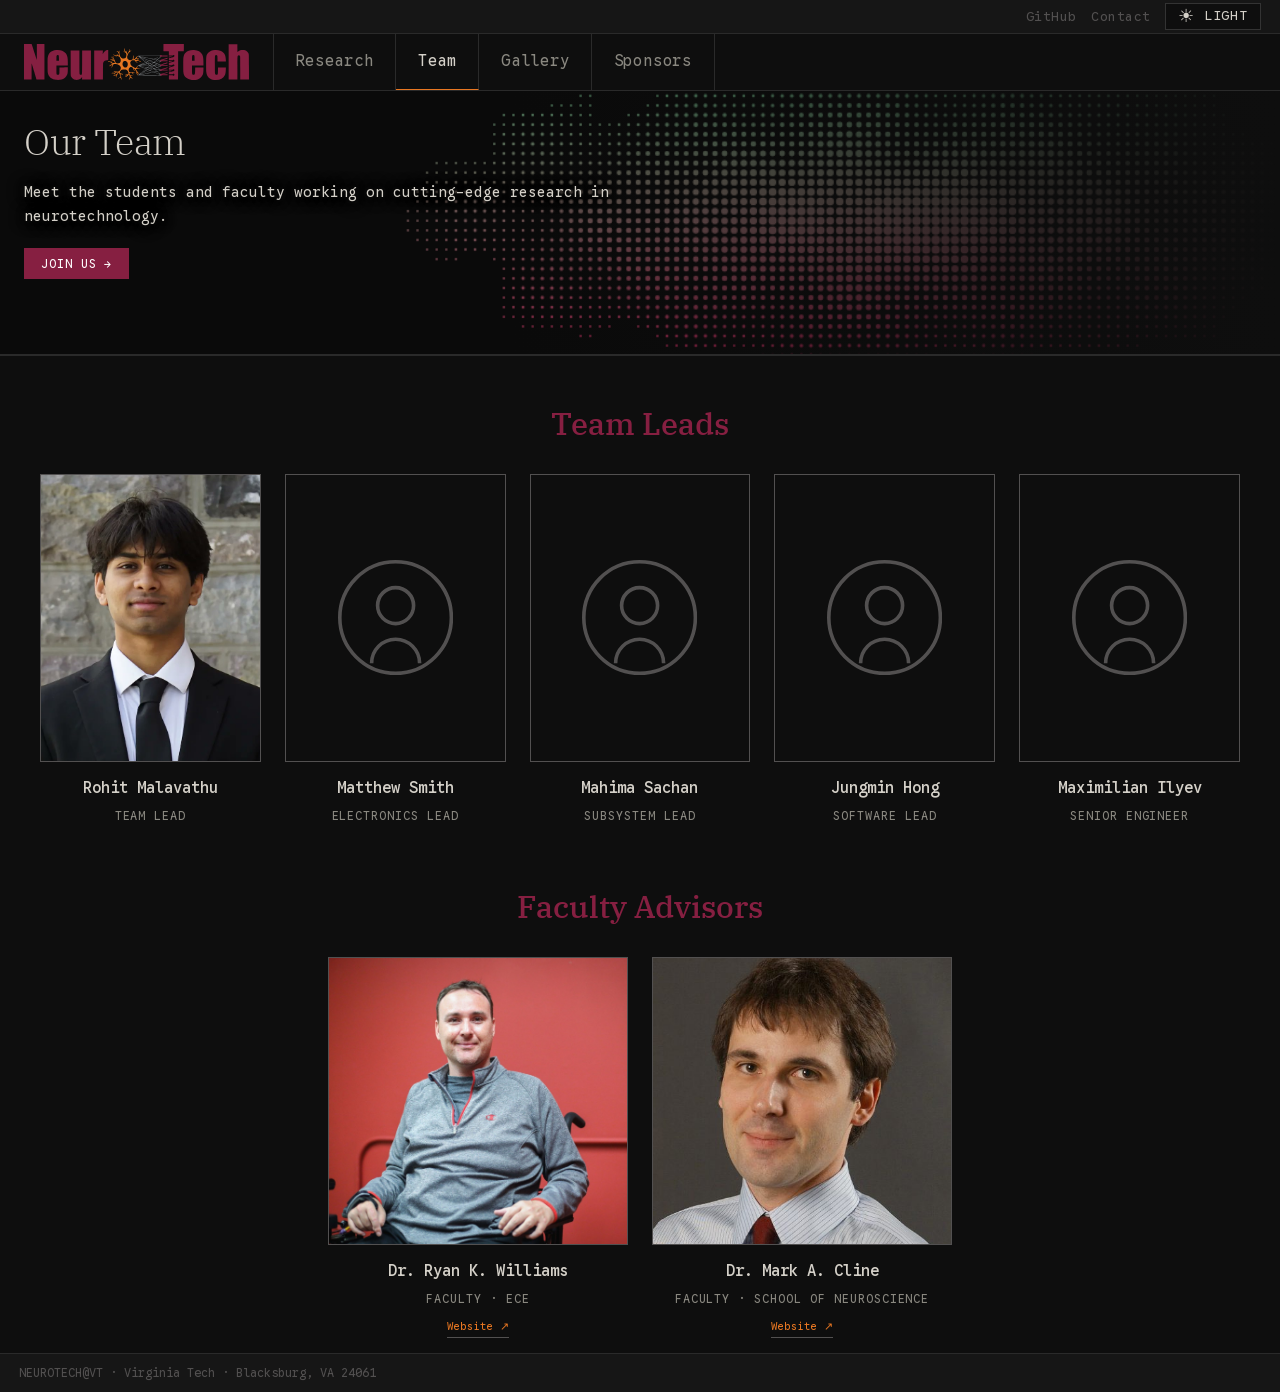
<file: team.html>
<!DOCTYPE html>
<html lang="en">
<head>
    <meta charset="UTF-8">
    <meta name="viewport" content="width=device-width, initial-scale=1.0">
    <title>Team - NeuroTech@VT</title>
    <link rel="stylesheet" href="styles.css">
    <link rel="stylesheet" href="team.css">
</head>
<body>

    <div class="root" id="root">
        <!-- TOP BAR -->
        <div class="topbar">
            <div class="topbar-left">
                
            </div>
            <div class="topbar-right">
                <a href="https://github.com/orgs/NeuroTech-VT/repositories" target="_blank" rel="noopener noreferrer">GitHub</a>
                <a href="mailto:neurotechatvt@proton.me">Contact</a>
                <button class="toggle-btn" onclick="toggleTheme()"><span class="toggle-icon">☀</span> LIGHT</button>
            </div>
        </div>

        <!-- NAV -->
        <nav class="nav">
            <a href="index.html" class="nav-logo">
                <img src="NeuroTech_VT_cropped.svg" alt="logo">
            </a>
            <div class="nav-links">
                <a href="research.html" class="scramble-hover" data-label="Research">Research</a>
                <a href="team.html" class="active scramble-hover" data-label="Team">Team</a>
                <a href="gallery.html" class="scramble-hover" data-label="Gallery">Gallery</a>
                <a href="sponsors.html" class="scramble-hover" data-label="Sponsors">Sponsors</a>
            </div>
            <div class="nav-right">
                
            </div>
        </nav>

        <!-- HERO -->
        <div class="hero">
            <canvas id="halftone-hero"></canvas>
            <div class="hero-gradient"></div>
            <div class="hero-main">
                <div>
                    <div class="hero-title">
                        Our Team<br>
                    </div>
                    <div class="hero-desc">
                        Meet the students and faculty working on cutting-edge research in neurotechnology.
                    </div>
                    <div class="hero-actions">
                        <a href="https://gobblerconnect.vt.edu/neurotech/club_signup" target="_blank" rel="noopener noreferrer" class="btn-primary">JOIN US →</a>
                    </div>
                </div>
            </div>
        </div>

        <!-- TEAM CONTENT -->
        <div class="team-col">
            <!-- avatar placeholder, defined once and referenced by every member card -->
            <svg width="0" height="0" aria-hidden="true" focusable="false" style="position:absolute">
                <symbol id="pfp-placeholder" viewBox="0 0 48 48">
                    <circle cx="24" cy="24" r="23.25" fill="none" stroke="var(--fg3)" stroke-width="1.5"/>
                    <circle cx="24" cy="19" r="7.5" fill="none" stroke="var(--fg3)" stroke-width="1.5"/>
                    <path d="M 14 43 a 10 10 0 0 1 20 0" fill="none" stroke="var(--fg3)" stroke-width="1.5"/>
                </symbol>
            </svg>

            <div class="board-container">
                <h1 class="board-title">Team Leads</h1>
                <div class="board">
                    <div class="board-member">
                        <div class="img-wrap">
                            <img src="rohit.jpg" alt="Rohit Malavathu" loading="lazy">
                        </div>
                        <h2 class="board-name">Rohit Malavathu</h2>
                        <p class="board-role">Team Lead</p>
                    </div>
                    <div class="board-member">
                        <div class="img-wrap">
                            <svg class="board-avatar" viewBox="0 0 48 48" aria-hidden="true" focusable="false"><use href="#pfp-placeholder"/></svg>
                        </div>
                        <h2 class="board-name">Matthew Smith</h2>
                        <p class="board-role">Electronics Lead</p>
                    </div>
                    <div class="board-member">
                        <div class="img-wrap">
                            <svg class="board-avatar" viewBox="0 0 48 48" aria-hidden="true" focusable="false"><use href="#pfp-placeholder"/></svg>
                        </div>
                        <h2 class="board-name">Mahima Sachan</h2>
                        <p class="board-role">Subsystem Lead</p>
                    </div>
                    <div class="board-member">
                        <div class="img-wrap">
                            <svg class="board-avatar" viewBox="0 0 48 48" aria-hidden="true" focusable="false"><use href="#pfp-placeholder"/></svg>
                        </div>
                        <h2 class="board-name">Jungmin Hong</h2>
                        <p class="board-role">Software Lead</p>
                    </div>
                    <div class="board-member">
                        <div class="img-wrap">
                            <svg class="board-avatar" viewBox="0 0 48 48" aria-hidden="true" focusable="false"><use href="#pfp-placeholder"/></svg>
                        </div>
                        <h2 class="board-name">Maximilian Ilyev</h2>
                        <p class="board-role">Senior Engineer</p>
                    </div>
                </div>
            </div>

            <div class="board-container">
                <h1 class="board-title">Faculty Advisors</h1>
                <div class="board board-faculty">
                    <div class="board-member">
                        <div class="img-wrap">
                            <img src="drwilliams.jpg" alt="Dr. Ryan K. Williams" loading="lazy">
                        </div>
                        <h2 class="board-name">Dr. Ryan K. Williams</h2>
                        <p class="board-role">Faculty · ECE</p>
                        <a href="https://ece.vt.edu/people/profile/williams.html" class="board-link" target="_blank" rel="noopener noreferrer">Website ↗</a>
                    </div>
                    <div class="board-member">
                        <div class="img-wrap">
                            <img src="drcline.jpg" alt="Dr. Mark A. Cline" loading="lazy">
                        </div>
                        <h2 class="board-name">Dr. Mark A. Cline</h2>
                        <p class="board-role">Faculty · School of Neuroscience</p>
                        <a href="https://neuroscience.vt.edu/our-people/instructional-faculty/cline-mark.html" class="board-link" target="_blank" rel="noopener noreferrer">Website ↗</a>
                    </div>
                </div>
            </div>
        </div>

        <!-- FOOTER -->
        <div class="footer">
            <span>NEUROTECH@VT · Virginia Tech · Blacksburg, VA 24061</span>
        </div>
    </div>

    <script src="script.js"></script>
</body>
</html>
</file>
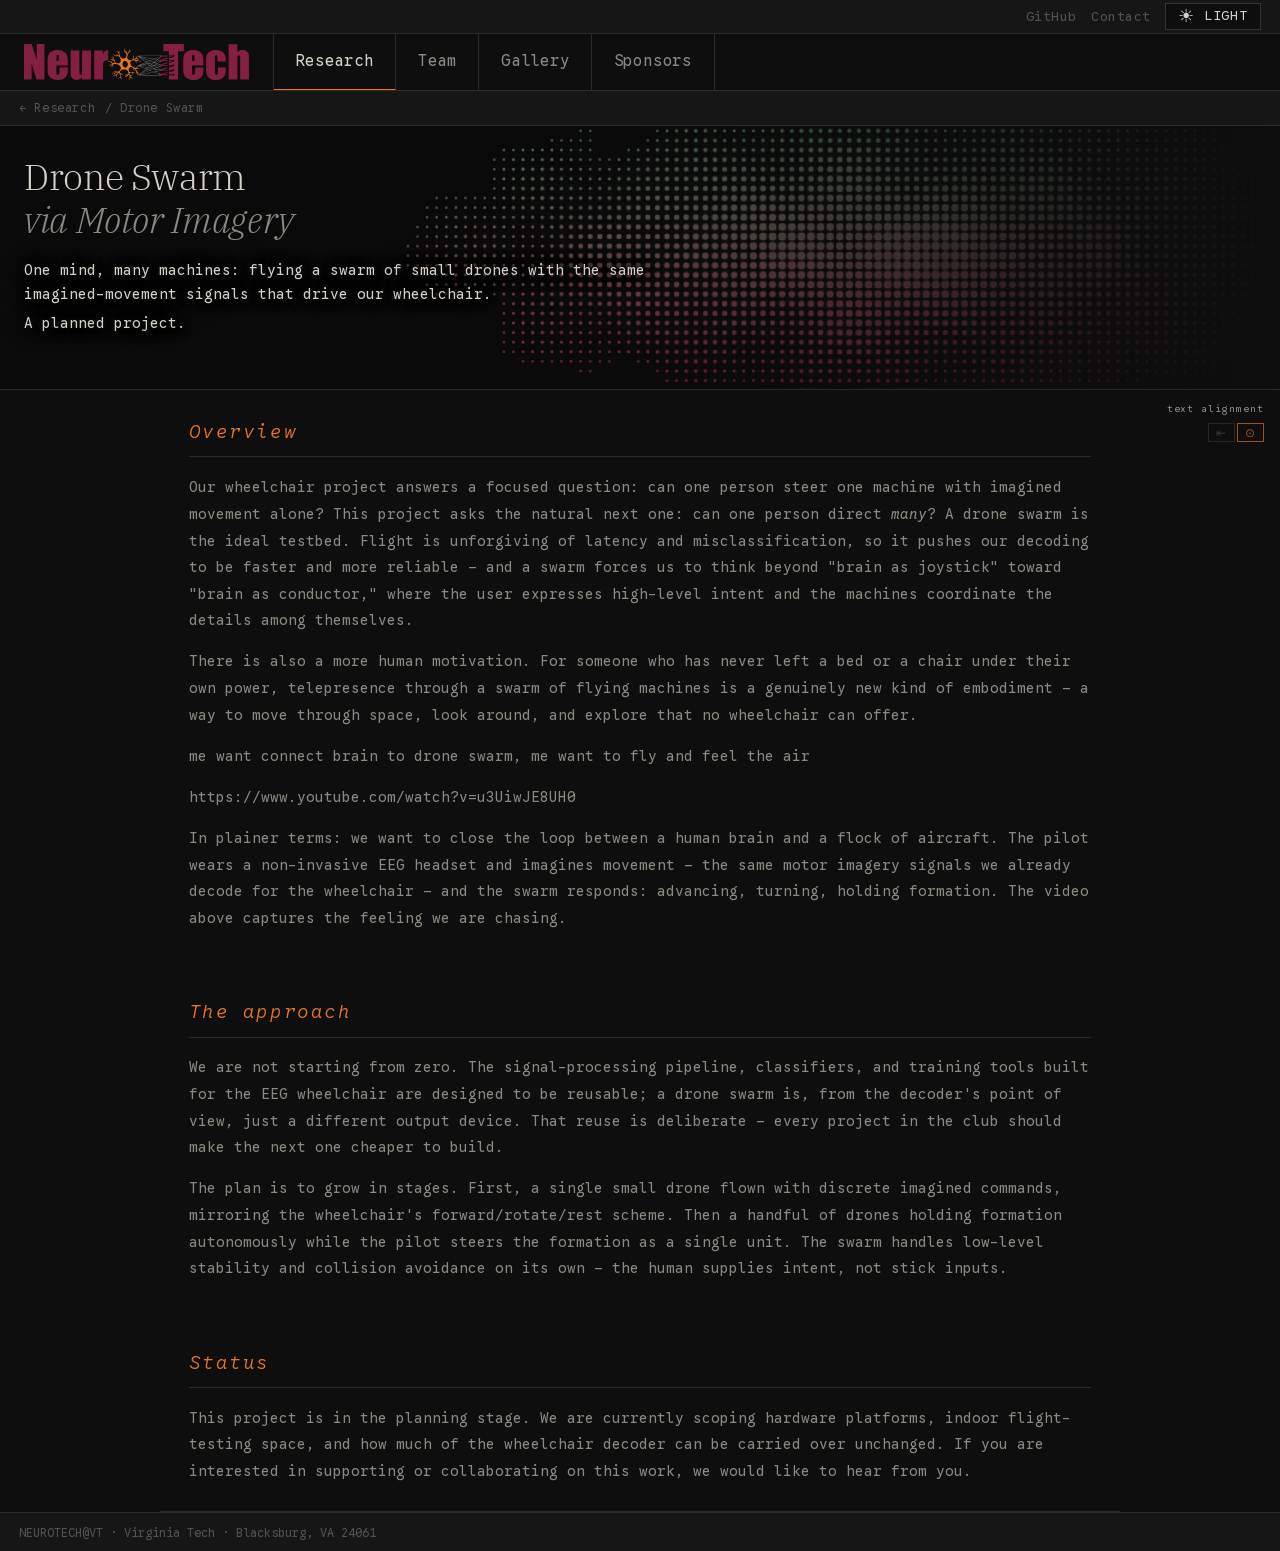
<file: research/drone-swarm.html>
<!DOCTYPE html>
<html lang="en">
<head>
    <meta charset="UTF-8">
    <meta name="viewport" content="width=device-width, initial-scale=1.0">
    <title>Drone Swarm — Research — NeuroTech@VT</title>
    <link rel="stylesheet" href="../styles.css">
    <link rel="stylesheet" href="project.css">
</head>
<body>

    <div class="root" id="root">
        <!-- TOP BAR -->
        <div class="topbar">
            <div class="topbar-left">
                
            </div>
            <div class="topbar-right">
                <a href="https://github.com/orgs/NeuroTech-VT/repositories" target="_blank" rel="noopener noreferrer">GitHub</a>
                <a href="#">Contact</a>
                <button class="toggle-btn" onclick="toggleTheme()"><span class="toggle-icon">☀</span> LIGHT</button>
            </div>
        </div>

        <!-- NAV -->
        <nav class="nav">
            <a href="../index.html" class="nav-logo">
                <img src="../NeuroTech_VT_cropped.svg" alt="logo">
            </a>
            <div class="nav-links">
                <a href="../research.html" class="active scramble-hover" data-label="Research">Research</a>
                <a href="../team.html" class="scramble-hover" data-label="Team">Team</a>
                <a href="../gallery.html" class="scramble-hover" data-label="Gallery">Gallery</a>
                <a href="../sponsors.html" class="scramble-hover" data-label="Sponsors">Sponsors</a>
            </div>
            <div class="nav-right">
                
            </div>
        </nav>

        <!-- BREADCRUMB -->
        <div class="breadcrumb">
            <a href="../research.html">← Research</a>
            <span>/ Drone Swarm</span>
        </div>

        <!-- HERO -->
        <div class="hero">
            <canvas id="halftone-hero"></canvas>
            <div class="hero-gradient"></div>
            <div class="hero-main">
                <div>
                    <div class="hero-title">
                        Drone Swarm<br>
                        <em>via Motor Imagery</em>
                    </div>
                    <div class="hero-desc">
                        One mind, many machines: flying a swarm of small drones with the same imagined-movement signals that drive our wheelchair.<span class="hero-break"></span>
                        A planned project.
                    </div>
                </div>
            </div>
        </div>

        <!-- CONTENT -->
        <div class="project-col">

            <div class="project-section">
                <div class="project-section-label">Overview</div>
                <p>
                    Our wheelchair project answers a focused question: can one person steer one machine with imagined movement alone? This project asks the natural next one: can one person direct <em>many</em>? A drone swarm is the ideal testbed. Flight is unforgiving of latency and misclassification, so it pushes our decoding to be faster and more reliable — and a swarm forces us to think beyond "brain as joystick" toward "brain as conductor," where the user expresses high-level intent and the machines coordinate the details among themselves.
                </p>
                <p>
                    There is also a more human motivation. For someone who has never left a bed or a chair under their own power, telepresence through a swarm of flying machines is a genuinely new kind of embodiment — a way to move through space, look around, and explore that no wheelchair can offer.
                </p>
                <p>
                    me want connect brain to drone swarm, me want to fly and feel the air
                </p>
                <p>
                    https://www.youtube.com/watch?v=u3UiwJE8UH0
                </p>
                <p>
                    In plainer terms: we want to close the loop between a human brain and a flock of aircraft. The pilot wears a non-invasive EEG headset and imagines movement — the same motor imagery signals we already decode for the wheelchair — and the swarm responds: advancing, turning, holding formation. The video above captures the feeling we are chasing.
                </p>
            </div>

            <div class="project-section">
                <div class="project-section-label">The approach</div>
                <p>
                    We are not starting from zero. The signal-processing pipeline, classifiers, and training tools built for the EEG wheelchair are designed to be reusable; a drone swarm is, from the decoder's point of view, just a different output device. That reuse is deliberate — every project in the club should make the next one cheaper to build.
                </p>
                <p>
                    The plan is to grow in stages. First, a single small drone flown with discrete imagined commands, mirroring the wheelchair's forward/rotate/rest scheme. Then a handful of drones holding formation autonomously while the pilot steers the formation as a single unit. The swarm handles low-level stability and collision avoidance on its own — the human supplies intent, not stick inputs.
                </p>
            </div>

            <div class="project-section">
                <div class="project-section-label">Status</div>
                <p>
                    This project is in the planning stage. We are currently scoping hardware platforms, indoor flight-testing space, and how much of the wheelchair decoder can be carried over unchanged. If you are interested in supporting or collaborating on this work, we would like to hear from you.
                </p>
            </div>

            <!-- <div class="project-section">
                <div class="project-section-label">Hardware</div>
                <p>
                    Each drone is a Bitcraze Crazyflie 2.1 with a Flow Deck v2 (optical flow + ToF ranging for indoor positioning) and a Multi-ranger Deck for 360° obstacle detection.
                    Ground truth position tracking during development uses a 6-camera Vicon motion capture system in the VT Aerospace Lab.
                </p>
                <p>
                    The base station runs the formation planner and BCI bridge on an Intel NUC, communicating with the swarm via Crazyradio PA at 2.4 GHz.
                    Custom firmware modifications expose additional telemetry fields and allow dynamic parameter updates mid-flight.
                </p>
            </div>

            <div class="project-section">
                <div class="project-section-label">Timeline</div>
                <div class="timeline">
                    <div class="timeline-item">
                        <div class="timeline-date">Fall 2025</div>
                        <div class="timeline-body"><span class="timeline-check">✓</span> <strong>Platform setup.</strong> 5 Crazyflies operational. Vicon integration, basic formation holding with rule-based planner.</div>
                    </div>
                    <div class="timeline-item">
                        <div class="timeline-date">Jan 2026</div>
                        <div class="timeline-body"><span class="timeline-check">✓</span> <strong>Consensus protocol.</strong> Distributed Raft-based formation consensus implemented. Measured latency ~45 ms over UDP mesh.</div>
                    </div>
                    <div class="timeline-item">
                        <div class="timeline-date">Mar 2026</div>
                        <div class="timeline-body"><span class="timeline-check">✓</span> <strong>RL policy sim-to-real.</strong> CTDE policy trained in Isaac Gym, transferred to hardware. Formation accuracy ±12 cm.</div>
                    </div>
                    <div class="timeline-item">
                        <div class="timeline-date">Apr–Jun 2026</div>
                        <div class="timeline-body"><span class="timeline-active">→</span> <strong>BCI bridge integration.</strong> Wiring EEG wheelchair decoder output to swarm formation commands. Closed-loop user study design.</div>
                    </div>
                    <div class="timeline-item">
                        <div class="timeline-date">Fall 2026</div>
                        <div class="timeline-body"><span class="timeline-todo">○</span> <strong>Scale to 10 drones.</strong> Expand swarm, stress-test consensus protocol, user study with BCI control.</div>
                    </div>
                </div>
            </div> -->

        </div>

        <!-- FOOTER -->
        <div class="footer">
            <span>NEUROTECH@VT · Virginia Tech · Blacksburg, VA 24061</span>
        </div>
    </div>

    <script src="../script.js"></script>
</body>
</html>
</file>
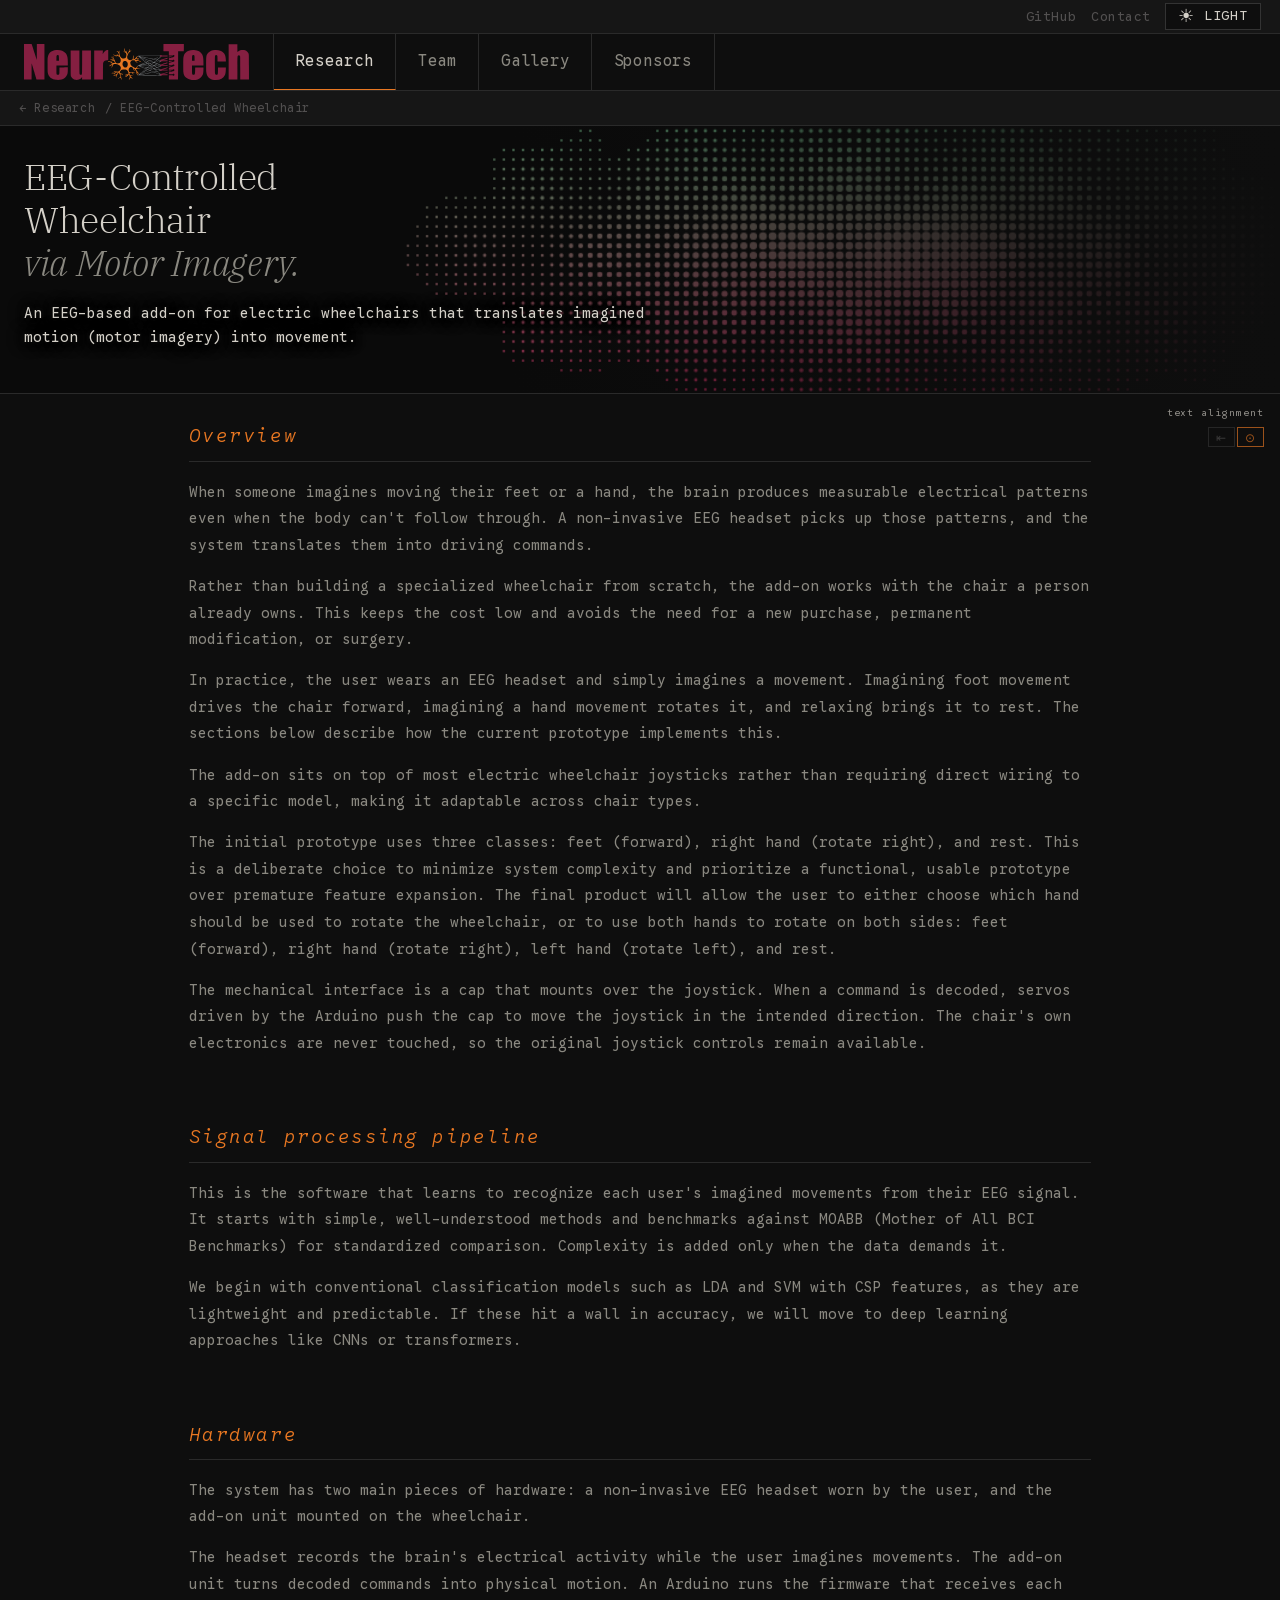
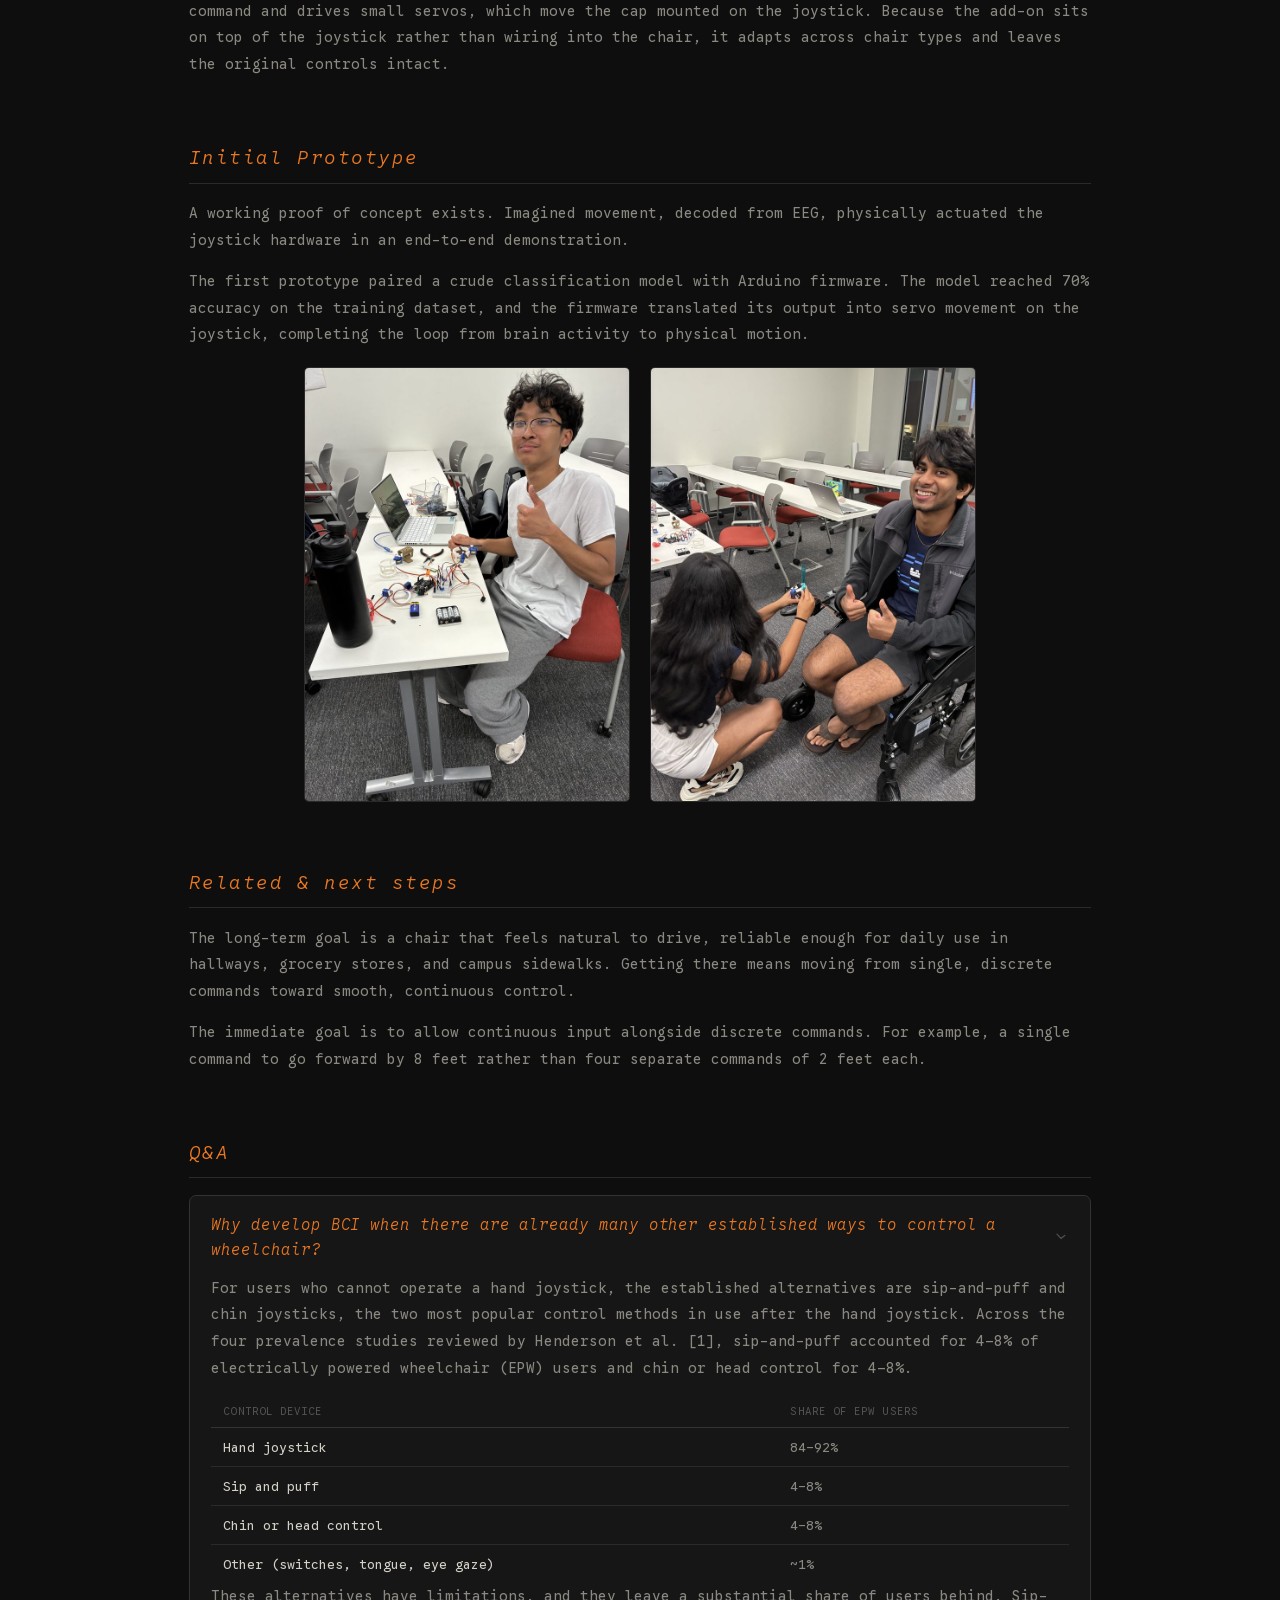
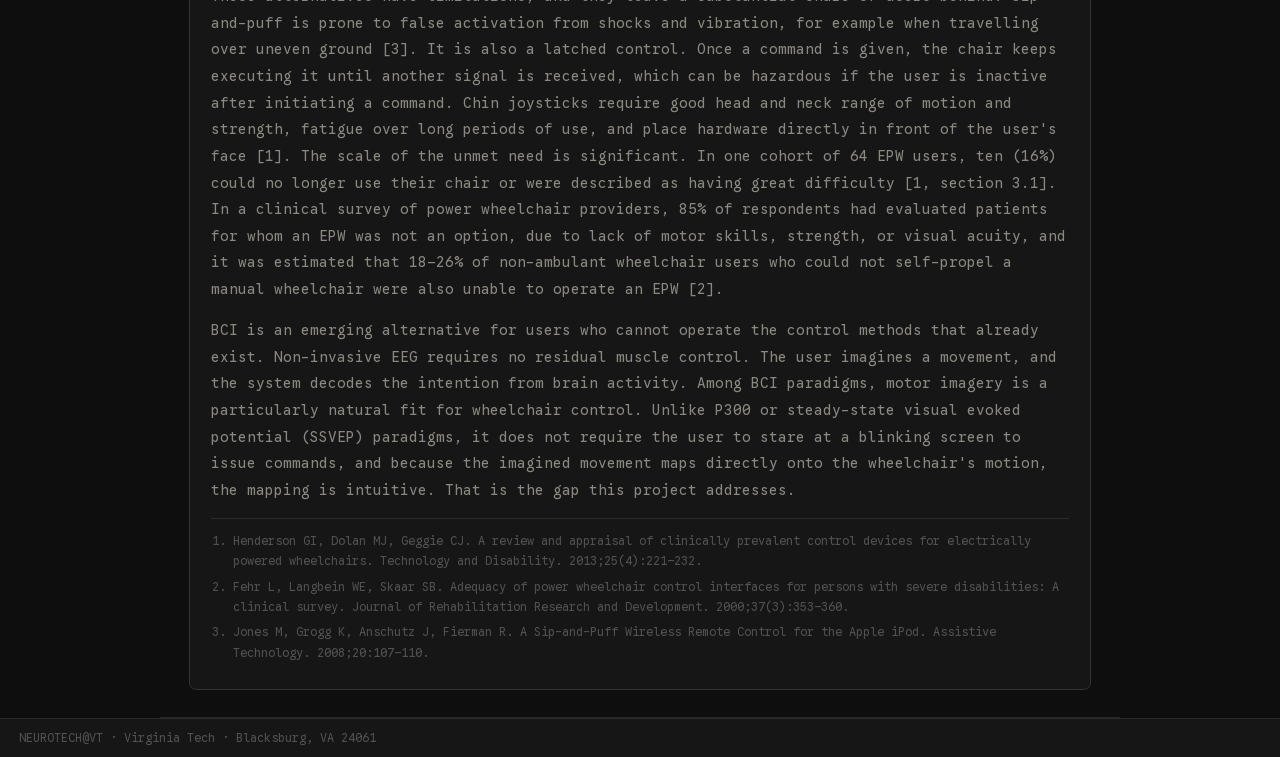
<file: research/eeg-wheelchair.html>
<!DOCTYPE html>
<html lang="en">
<head>
    <meta charset="UTF-8">
    <meta name="viewport" content="width=device-width, initial-scale=1.0">
    <title>EEG-Controlled Wheelchair — Research — NeuroTech@VT</title>
    <link rel="stylesheet" href="../styles.css">
    <link rel="stylesheet" href="project.css">
</head>
<body>

    <div class="root" id="root">
        <!-- TOP BAR -->
        <div class="topbar">
            <div class="topbar-left">
                
            </div>
            <div class="topbar-right">
                <a href="https://github.com/orgs/NeuroTech-VT/repositories" target="_blank" rel="noopener noreferrer">GitHub</a>
                <a href="#">Contact</a>
                <button class="toggle-btn" onclick="toggleTheme()"><span class="toggle-icon">☀</span> LIGHT</button>
            </div>
        </div>

        <!-- NAV -->
        <nav class="nav">
            <a href="../index.html" class="nav-logo">
                <img src="../NeuroTech_VT_cropped.svg" alt="logo">
            </a>
            <div class="nav-links">
                <a href="../research.html" class="active scramble-hover" data-label="Research">Research</a>
                <a href="../team.html" class="scramble-hover" data-label="Team">Team</a>
                <a href="../gallery.html" class="scramble-hover" data-label="Gallery">Gallery</a>
                <a href="../sponsors.html" class="scramble-hover" data-label="Sponsors">Sponsors</a>
            </div>
            <div class="nav-right">
                
            </div>
        </nav>

        <!-- BREADCRUMB -->
        <div class="breadcrumb">
            <a href="../research.html">← Research</a>
            <span>/ EEG-Controlled Wheelchair</span>
        </div>

        <!-- HERO -->
        <div class="hero">
            <canvas id="halftone-hero"></canvas>
            <div class="hero-gradient"></div>
            <div class="hero-main">
                <div>
                    <div class="hero-title">
                        EEG-Controlled<br>
                        Wheelchair<br>
                        <em>via Motor Imagery.</em>
                    </div>
                    <div class="hero-desc">
                        An EEG-based add-on for electric wheelchairs that translates imagined motion (motor imagery) into movement.
                    </div>
                </div>
            </div>
        </div>

        <!-- CONTENT -->
        <div class="project-col">

            <div class="project-section">
                <div class="project-section-label">Overview</div>
                <p>
                    When someone imagines moving their feet or a hand, the brain produces measurable electrical patterns even when the body can't follow through. A non-invasive EEG headset picks up those patterns, and the system translates them into driving commands.
                </p>
                <p>
                    Rather than building a specialized wheelchair from scratch, the add-on works with the chair a person already owns. This keeps the cost low and avoids the need for a new purchase, permanent modification, or surgery.
                </p>
                <p>
                    In practice, the user wears an EEG headset and simply imagines a movement. Imagining foot movement drives the chair forward, imagining a hand movement rotates it, and relaxing brings it to rest. The sections below describe how the current prototype implements this.
                </p>
                <p>
                    The add-on sits on top of most electric wheelchair joysticks rather than requiring direct wiring to a specific model, making it adaptable across chair types.
                </p>
                <p>
                    The initial prototype uses three classes: feet (forward), right hand (rotate right), and rest. This is a deliberate choice to minimize system complexity and prioritize a functional, usable prototype over premature feature expansion. The final product will allow the user to either choose which hand should be used to rotate the wheelchair, or to use both hands to rotate on both sides: feet (forward), right hand (rotate right), left hand (rotate left), and rest.
                </p>
                <p>
                    The mechanical interface is a cap that mounts over the joystick. When a command is decoded, servos driven by the Arduino push the cap to move the joystick in the intended direction. The chair's own electronics are never touched, so the original joystick controls remain available.
                </p>
            </div>

            <div class="project-section">
                <div class="project-section-label">Signal processing pipeline</div>
                <p>
                    This is the software that learns to recognize each user's imagined movements from their EEG signal. It starts with simple, well-understood methods and benchmarks against MOABB (Mother of All BCI Benchmarks) for standardized comparison. Complexity is added only when the data demands it.
                </p>
                <p>
                    We begin with conventional classification models such as LDA and SVM with CSP features, as they are lightweight and predictable. If these hit a wall in accuracy, we will move to deep learning approaches like CNNs or transformers.
                </p>
            </div>

            <div class="project-section">
                <div class="project-section-label">Hardware</div>
                <p>
                    The system has two main pieces of hardware: a non-invasive EEG headset worn by the user, and the add-on unit mounted on the wheelchair.
                </p>
                <p>
                    The headset records the brain's electrical activity while the user imagines movements. The add-on unit turns decoded commands into physical motion. An Arduino runs the firmware that receives each command and drives small servos, which move the cap mounted on the joystick. Because the add-on sits on top of the joystick rather than wiring into the chair, it adapts across chair types and leaves the original controls intact.
                </p>
            </div>

            <div class="project-section">
                <div class="project-section-label">Initial Prototype</div>
                <p>
                    A working proof of concept exists. Imagined movement, decoded from EEG, physically actuated the joystick hardware in an end-to-end demonstration.
                </p>
                <p>
                    The first prototype paired a crude classification model with Arduino firmware. The model reached 70% accuracy on the training dataset, and the firmware translated its output into servo movement on the joystick, completing the loop from brain activity to physical motion.
                </p>
                <div class="prototype-figures">
                    <figure class="prototype-figure">
                        <img src="../team-page-photowheel/web/04-electronics-bench.jpg" alt="Electronics bench: Arduino and servo setup for the initial prototype">
                    </figure>
                    <figure class="prototype-figure">
                        <img src="../team-page-photowheel/web/06-wheelchair-test.jpg" alt="Wheelchair test: the add-on mounted on a joystick during testing">
                    </figure>
                </div>
            </div>

            <div class="project-section">
                <div class="project-section-label">Related &amp; next steps</div>
                <p>
                    The long-term goal is a chair that feels natural to drive, reliable enough for daily use in hallways, grocery stores, and campus sidewalks. Getting there means moving from single, discrete commands toward smooth, continuous control.
                </p>
                <p>
                    The immediate goal is to allow continuous input alongside discrete commands. For example, a single command to go forward by 8 feet rather than four separate commands of 2 feet each.
                </p>
            </div>

            <div class="project-section">
                <div class="project-section-label">Q&amp;A</div>
                <div class="qa-box">
                    <details class="qa-item" open>
                        <summary>Why develop BCI when there are already many other established ways to control a wheelchair?</summary>
                        <div class="qa-body">
                        <p>
                            For users who cannot operate a hand joystick, the established alternatives are sip-and-puff and chin joysticks, the two most popular control methods in use after the hand joystick. Across the four prevalence studies reviewed by Henderson et al. [1], sip-and-puff accounted for 4–8% of electrically powered wheelchair (EPW) users and chin or head control for 4–8%.
                        </p>
                        <table class="bom-table">
                            <thead>
                                <tr>
                                    <th>Control device</th>
                                    <th>Share of EPW users</th>
                                </tr>
                            </thead>
                            <tbody>
                                <tr>
                                    <td>Hand joystick</td>
                                    <td>84–92%</td>
                                </tr>
                                <tr>
                                    <td>Sip and puff</td>
                                    <td>4–8%</td>
                                </tr>
                                <tr>
                                    <td>Chin or head control</td>
                                    <td>4–8%</td>
                                </tr>
                                <tr>
                                    <td>Other (switches, tongue, eye gaze)</td>
                                    <td>~1%</td>
                                </tr>
                            </tbody>
                        </table>
                        <p>
                            These alternatives have limitations, and they leave a substantial share of users behind. Sip-and-puff is prone to false activation from shocks and vibration, for example when travelling over uneven ground [3]. It is also a latched control. Once a command is given, the chair keeps executing it until another signal is received, which can be hazardous if the user is inactive after initiating a command. Chin joysticks require good head and neck range of motion and strength, fatigue over long periods of use, and place hardware directly in front of the user's face [1]. The scale of the unmet need is significant. In one cohort of 64 EPW users, ten (16%) could no longer use their chair or were described as having great difficulty [1, section 3.1]. In a clinical survey of power wheelchair providers, 85% of respondents had evaluated patients for whom an EPW was not an option, due to lack of motor skills, strength, or visual acuity, and it was estimated that 18–26% of non-ambulant wheelchair users who could not self-propel a manual wheelchair were also unable to operate an EPW [2].
                        </p>
                        <p>
                            BCI is an emerging alternative for users who cannot operate the control methods that already exist. Non-invasive EEG requires no residual muscle control. The user imagines a movement, and the system decodes the intention from brain activity. Among BCI paradigms, motor imagery is a particularly natural fit for wheelchair control. Unlike P300 or steady-state visual evoked potential (SSVEP) paradigms, it does not require the user to stare at a blinking screen to issue commands, and because the imagined movement maps directly onto the wheelchair's motion, the mapping is intuitive. That is the gap this project addresses.
                        </p>
                        <ol class="project-references">
                            <li>Henderson GI, Dolan MJ, Geggie CJ. A review and appraisal of clinically prevalent control devices for electrically powered wheelchairs. Technology and Disability. 2013;25(4):221–232.</li>
                            <li>Fehr L, Langbein WE, Skaar SB. Adequacy of power wheelchair control interfaces for persons with severe disabilities: A clinical survey. Journal of Rehabilitation Research and Development. 2000;37(3):353–360.</li>
                            <li>Jones M, Grogg K, Anschutz J, Fierman R. A Sip-and-Puff Wireless Remote Control for the Apple iPod. Assistive Technology. 2008;20:107–110.</li>
                        </ol>
                    </div>
                    </details>
                </div>
            </div>

        </div>

        <!-- FOOTER -->
        <div class="footer">
            <span>NEUROTECH@VT · Virginia Tech · Blacksburg, VA 24061</span>
        </div>
    </div>

    <script src="../script.js"></script>
</body>
</html>
</file>
<file: styles.css>
@import url('https://fonts.googleapis.com/css2?family=Google+Sans+Code:ital,wght@0,300;0,400;0,500;1,300&family=IBM+Plex+Serif:wght@300;400&display=swap');

  :root {
    --bg: #0e0e0e;
    --bg2: #161616;
    --bg3: #1e1e1e;
    --fg: #d4d0c8;
    --fg2: #8a8880;
    --fg3: #525050;
    --accent: #861f41;
    --accent2: #e87722;
    --blue: #4a7fa5;
    --blue2: #2a5f85;
    --green: #4a7a5a;
    --border: #2a2a2a;
    --border2: #333;
    --mono: 'Google Sans Code', monospace;
    --serif: 'IBM Plex Serif', serif;
  }
  .light {
    --bg: #ede9e0;
    --bg2: #e4ded1;
    --bg3: #d2c9b5;
    --fg: #1a1816;
    --fg2: #5a5650;
    --fg3: #9a9690;
    --accent: #861f41;
    --accent2: #c05a10;
    --blue: #1a4f75;
    --blue2: #0a3f65;
    --green: #2a5a3a;
    --border: #c4baa6;
    --border2: #b8ae9a;
  }

  * { box-sizing: border-box; margin: 0; padding: 0; }

  body {
    background: var(--bg);
    transition: background 0.2s;
    zoom: 1.2;
  }

  .root {
    background: var(--bg);
    color: var(--fg);
    font-family: var(--mono);
    font-size: 13px;
    line-height: 1.6;
    /* body zoom is 1.2, so 100vh would render 20% taller than the screen */
    min-height: calc(100vh / 1.2);
    transition: background 0.2s, color 0.2s;
    display: flex;
    flex-direction: column;
  }

  /* TOP BAR */
  .topbar {
    display: flex;
    align-items: center;
    justify-content: space-between;
    border-bottom: 1px solid var(--border);
    padding: 0 16px;
    height: 28px;
    background: var(--bg2);
    font-size: 11px;
    color: var(--fg2);
    letter-spacing: 0.04em;
    overflow: hidden;
  }
  .topbar-left { display: flex; gap: 16px; align-items: center; }
  .topbar-right { display: flex; gap: 12px; align-items: center; }
  .topbar a { color: var(--fg3); text-decoration: none; }
  .topbar a:hover { color: var(--fg); }
  /* NAV */
  .nav {
    display: flex;
    align-items: stretch;
    border-bottom: 1px solid var(--border);
    background: var(--bg);
    height: 48px;
  }
  .nav-logo {
    display: flex; align-items: center; padding: 4px 20px;
    border-right: 1px solid var(--border);
    gap: 8px; white-space: nowrap;
  }
  .nav-logo img { height: 30px; width: auto; display: block; }
  .nav-logo:hover { background: var(--bg2); }
  .nav-links {
    display: flex; align-items: stretch; flex: 1;
  }
  .nav-links a {
    display: flex; align-items: center;
    padding: 0 18px;
    font-size: 13px;
    color: var(--fg2);
    text-decoration: none;
    letter-spacing: 0.05em;
    border-right: 1px solid var(--border);
    white-space: nowrap;
  }
  .nav-links a:hover { color: var(--fg); background: var(--bg2); }
  .nav-links a.active { color: var(--fg); border-bottom: 1px solid var(--accent2); }
  .nav-right {
    margin-left: auto;
    display: flex; align-items: center;
    padding: 0 14px;
    gap: 12px;
  }

  /* TOGGLE */
  .toggle-btn {
    background: var(--bg); border: 1px solid var(--border2);
    color: var(--fg); font-family: var(--mono); font-size: 11px;
    padding: 3px 10px; cursor: pointer; letter-spacing: 0.06em;
    white-space: nowrap;
  }
  .toggle-btn:hover { color: var(--accent2); border-color: var(--accent2); }
  .toggle-icon { font-size: 15px; line-height: 1; vertical-align: -2px; }

  /* HERO */
  .hero {
    border-bottom: 1px solid var(--border);
    min-height: 220px;
    position: relative;
    overflow: hidden;
  }
  #halftone-hero {
    position: absolute;
    top: 0; left: 0;
    width: 100%; height: 100%;
    z-index: 0;
  }
  .hero-gradient {
    position: absolute;
    top: 0; left: 0;
    width: 100%; height: 100%;
    background: linear-gradient(-90deg, var(--bg) 0%, transparent 60%);
    z-index: 1;
    pointer-events: none;
  }
  .hero-main {
    padding: 24px 20px 20px;
    display: flex; flex-direction: column; justify-content: space-between;
    position: relative;
    z-index: 2;
  }
  .hero-tag {
    font-size: 10px; letter-spacing: 0.12em; color: var(--accent);
    text-transform: uppercase; margin-bottom: 12px;
  }
  .hero-title {
    font-family: var(--serif);
    font-size: 30px; font-weight: 300;
    line-height: 1.2;
    color: var(--fg);
    letter-spacing: -0.01em;
    margin-bottom: 14px;
  }
  .hero-title em { font-style: italic; color: var(--fg2); }
  .hero-desc .hero-break { display: block; margin-top: 0.3em; }
  .hero-desc {
    font-size: 12px; color: var(--fg); line-height: 1.7;
    max-width: 520px;
    margin-bottom: 16px;
    /* halo of the page bg lifts the text off the halftone dots */
    text-shadow:
      0 0 4px var(--bg),
      0 0 8px var(--bg),
      0 0 14px var(--bg);
  }
  .hero-actions { display: flex; gap: 8px; align-items: center; flex-wrap: wrap; }
  .btn-primary {
    background: var(--accent); color: #fff;
    border: none; font-family: var(--mono);
    font-size: 10px; letter-spacing: 0.08em;
    padding: 5px 14px; cursor: pointer;
    transition: background 0.15s;
    text-decoration: none;
  }
  .btn-primary:hover { background: var(--accent2); text-decoration: underline; }
  .btn-secondary {
    background: none; color: var(--fg2);
    border: 1px solid var(--border2); font-family: var(--mono);
    font-size: 10px; letter-spacing: 0.08em;
    padding: 5px 14px; cursor: pointer;
    transition: color 0.15s, border-color 0.15s;
    text-decoration: none;
  }
  .btn-secondary:hover { color: var(--fg); border-color: var(--fg3); text-decoration: underline; }

  /* UTILITY */
  .link { color: var(--blue); text-decoration: underline; cursor: pointer; }
  .link:hover { color: var(--accent2); }
  .accent { color: var(--accent2); }
  .meta { color: var(--fg3); font-size: 10px; }

  /* FOOTER */
  .footer {
    margin-top: auto;
    display: flex; justify-content: space-between; align-items: center;
    padding: 8px 16px;
    font-size: 10px; color: var(--fg3);
    border-top: 1px solid var(--border);
    background: var(--bg2);
    flex-wrap: wrap;
    gap: 8px;
  }

  /* RESPONSIVE BREAKPOINT SYSTEM
   * 
   * Convention (applied across all CSS files):
   *   900px  — Small desktop / tablet landscape
   *   768px  — Tablet portrait
   *   600px  — Large phone
   *   400px  — Small phone
   *
   * Page-specific responsive rules live in their respective CSS files.
   * Global rules (topbar, nav, hero, toggle, footer) live here.
   * All touch targets should be ≥44px on mobile (Apple HIG).
   */
  @media (max-width: 900px) {
    .nav { height: auto; flex-wrap: wrap; }
    /* deliberate two-row nav: centered logo on top, links as an even row below */
    .nav-logo {
      width: 100%;
      justify-content: center;
      padding: 8px 20px;
      border-right: none;
      border-bottom: 1px solid var(--border);
    }
    .nav-links { overflow: visible; }
    .nav-links a {
      flex: 1;
      justify-content: center;
      min-height: 44px;
    }
    .nav-links a:last-child { border-right: none; }
    .nav-right { display: none; }
    .footer { flex-direction: column; text-align: center; }
  }
  @media (max-width: 600px) {
    .topbar-left span:not(:first-child) { display: none; }
    .topbar-right a:not(:last-of-type) { display: none; }
    .hero-main { padding: 20px 20px; }
    .hero-title { font-size: 22px; }
    .hero-desc { max-width: 100%; }
    .hero-actions { flex-direction: column; align-items: flex-start; }
    .nav-links a {
      padding: 0 10px;
      min-height: 44px;
    }
    .toggle-btn {
      padding: 6px 12px;
      font-size: 12px;
    }
  }
  @media (max-width: 400px) {
    .hero-main { padding: 16px 16px; }
    .hero-title { font-size: 20px; }
  }
</file>
<file: index.css>
/* EVENT BANNER */
.event-banner {
    display: flex;
    align-items: center;
    justify-content: center;
    flex-wrap: wrap;
    gap: 20px;
    padding: 14px 24px;
    background: var(--bg2);
    border-bottom: 1px solid var(--border);
    color: var(--fg);
    text-align: left;
}
.event-banner-tag {
    background: var(--accent);
    color: #fff;
    font-size: 11px;
    letter-spacing: 0.14em;
    padding: 4px 12px;
    text-transform: uppercase;
    white-space: nowrap;
}
.event-sessions {
    display: flex;
    align-items: stretch;
    gap: 20px;
}
.event-session {
    display: flex;
    flex-direction: column;
    gap: 2px;
    padding-left: 20px;
    border-left: 1px solid var(--border2);
    line-height: 1.35;
    white-space: nowrap;
    font-weight: 600;
}
.event-session-date {
    font-size: 15px;
    letter-spacing: 0.03em;
    color: var(--accent2);
}
.event-session-meta {
    font-size: 12px;
    letter-spacing: 0.08em;
    color: var(--fg);
}
.event-room { color: var(--accent2); }
.event-sep {
    color: var(--fg2);
    padding-right: 6px;
}
@media screen and (max-width: 760px) {
    .event-banner {
        flex-direction: column;
        align-items: center;
        gap: 12px;
    }
    .event-sessions {
        flex-direction: column;
        gap: 10px;
    }
    .event-session { padding-left: 14px; }
}

/* HERO SIDE */
.hero-side {
  padding: 16px;
  display: flex; flex-direction: column; gap: 10px;
}

/* #halftone-hero {
object-fit: cover;
object-position: right center;
clip-path: inset(7.95% 0.00% 38.09% 0.00%);
} */

/* #halftone-hero {
  position: absolute;
  top: 0;
  left: 0;
  width: 100%;
  height: 100%;
  z-index: 0;
  display: block; 
  object-fit: cover;
  object-position: right center;
}
.hero-main,
.hero-gradient {
  position: relative;
  z-index: 1;
} */

/* 1. Force the Flex container to behave left-to-right */
.hero {
    display: flex !important;
    flex-direction: row !important; /* Forces standard Left-to-Right order */
    align-items: stretch !important; /* image fills hero height instead of floating centered */
    justify-content: space-between !important;
    position: relative;
    overflow: hidden;
    /* fixed hero height on desktop: the photo crops smoothly as the
       window narrows instead of the section changing size */
    min-height: 380px;
}

/* 2. Force the text to stay in flow (Left side) */
.hero-main {
    width: 50% !important;
    position: static !important; /* Kills any leftover absolute positioning */
    float: none !important;      /* Kills any leftover floats */
    transform: none !important;
    z-index: 2;
}

/* 3. Force the image to stay in flow (Right side) */
#halftone-hero {
    width: 45% !important;
    max-width: 600px;
    height: auto !important;
    object-fit: cover;      /* crop instead of shrink when the column is taller than the photo */
    object-position: center;
    position: static !important; /* Kills any leftover absolute positioning */
    float: none !important;      /* Kills any leftover floats */
    transform: none !important;
    display: block !important;
    margin: 0 !important;
}

@media screen and (max-width: 768px) {
    .hero {
        flex-direction: column !important;
    }

    /* Force the image to be first */
    #halftone-hero {
        order: 1 !important;
        width: 100% !important;
        padding: 0 !important;
        max-width: none;
    }

    /* Force the text to be second */
    .hero-main {
        order: 2 !important;
        width: 100% !important;
        padding: 12px 20px 24px !important;
    }
}

@media screen and (max-width: 600px) {
    .project-desc { padding: 24px 20px; }
    .hero-main { padding: 10px 20px 20px !important; }
    .project-desc-title { font-size: 18px; }
    .project-desc-text { font-size: 12px; }
    .side-block-title { font-size: 8px; }
    .stat-row { padding: 2px 0; }
    .stat-label { font-size: 9px; }
    .stat-val { font-size: 11px; }
}

@media screen and (max-width: 400px) {
    .project-desc { padding: 16px 16px; }
    .hero-main { padding: 8px 16px 16px !important; }
    .project-desc-title { font-size: 16px; }
    .project-desc-subtitle { font-size: 14px; }
    .project-desc-text { font-size: 11px; }
    .hero-side { padding: 10px; }
}

.side-block-title {
  font-size: 9px; letter-spacing: 0.1em; color: var(--fg3); text-transform: uppercase;
  margin-bottom: 6px; border-bottom: 1px solid var(--border); padding-bottom: 4px;
}
.stat-row {
  display: flex; justify-content: space-between; align-items: baseline;
  padding: 3px 0;
  border-bottom: 1px solid var(--border);
}
.stat-label { font-size: 10px; color: var(--fg2); }
.stat-val { font-size: 12px; color: var(--fg); font-weight: 500; }
.stat-val.accent { color: var(--accent2); }
.eeg-bar { height: 28px; position: relative; overflow: hidden; background: var(--bg2); }
.eeg-svg { width: 100%; height: 100%; }



.plain-link { color: var(--fg2); text-decoration: none; }
.plain-link:hover { text-decoration: underline; }

/* PROJECT DESCRIPTION */
.project-desc {
    padding: 32px 20px;
    border-top: 1px solid var(--border);
}
.project-desc-inner {
    max-width: 800px;
    margin: 0 auto;
}
.project-desc-title {
    font-family: var(--serif);
    font-size: 22px;
    font-weight: 300;
    letter-spacing: -0.01em;
    margin-bottom: 16px;
    color: var(--fg);
}
.project-desc-subtitle {
    font-family: var(--serif);
    font-size: 16px;
    font-weight: 400;
    margin-top: 20px;
    margin-bottom: 10px;
    color: var(--fg);
}
.project-desc-text {
    font-size: 13px;
    line-height: 1.7;
    margin-bottom: 12px;
    color: var(--fg2);
}
.project-desc-list {
    list-style: none;
    margin: 0 0 16px 0;
    padding: 0;
}
.project-desc-list li {
    position: relative;
    margin-bottom: 10px;
    padding-left: 16px;
    color: var(--fg2);
    font-size: 13px;
    line-height: 1.7;
}
.project-desc-list li::before {
    content: "→";
    position: absolute;
    left: 0;
    color: var(--accent2);
}
</file>
<file: gallery.css>
/* GALLERY PAGE */
.gallery-col { border-top: 1px solid var(--border); }

.gallery-grid {
  columns: 2;
  column-gap: 16px;
  max-width: 900px;
  margin: 0 auto;
  padding: 24px 14px 40px;
}

@media (min-width: 900px) {
  .gallery-grid { columns: 3; }
}

.gallery-grid img {
  display: block;
  width: 100%;
  height: auto;
  margin-bottom: 16px;
  break-inside: avoid;
}
</file>
<file: sponsors.css>
/* SPONSORS PAGE */
  .sponsors-about {
    display: flex;
    gap: 0;
    border-bottom: 1px solid var(--border);
  }
  .sponsors-about-text {
    flex: 1; padding: 32px 28px;
    display: flex; flex-direction: column; justify-content: center;
  }
  .sponsors-about-title {
    font-family: var(--serif);
    font-size: 22px; font-weight: 300;
    color: var(--fg); line-height: 1.3;
    margin-bottom: 14px; margin-top: 10px;
  }
  .sponsors-about-desc { font-size: 12px; color: var(--fg2); line-height: 1.75; }
  .sponsors-projects {
    margin-top: 28px;
    display: flex; flex-direction: column; gap: 18px;
  }
  .sponsors-projects-label {
    font-size: 10px; letter-spacing: 0.12em;
    color: var(--accent); text-transform: uppercase; margin-bottom: 4px;
  }
  .sponsors-project-item {
    border-left: 2px solid var(--border2);
    padding-left: 14px;
  }
  .sponsors-project-name { font-size: 13px; color: var(--fg); margin-bottom: 5px; font-weight: 500; }
  .sponsors-project-desc { font-size: 11px; color: var(--fg2); line-height: 1.7; }
  .sponsors-about-photo {
    width: 33.333%; flex-shrink: 0;
    position: relative; overflow: hidden; min-height: 360px;
  }
  .sponsors-photo-img { width: 100%; height: 100%; object-fit: cover; display: block; }
  .sponsors-photo-fade {
    position: absolute; inset: 0;
    background: linear-gradient(to right, var(--bg) 0%, transparent 55%);
    z-index: 1; pointer-events: none;
  }
  .sponsors-cta {
    padding: 56px 28px;
    border-bottom: 1px solid var(--border);
    display: flex; flex-direction: column;
    align-items: center; text-align: center; gap: 16px;
  }
  .sponsors-cta-label {
    font-size: 10px; letter-spacing: 0.12em;
    color: var(--accent); text-transform: uppercase;
  }
  .sponsors-cta-title {
    font-family: var(--serif);
    font-size: 38px; font-weight: 300;
    color: var(--fg); line-height: 1.2;
  }
  .sponsors-cta-desc { font-size: 12px; color: var(--fg2); line-height: 1.75; max-width: 560px; }
  .sponsors-cta-actions {
    display: flex; gap: 12px; align-items: center;
    flex-wrap: wrap; justify-content: center; margin-top: 8px;
  }
  .btn-cta-primary {
    background: var(--accent); color: #fff;
    border: none; font-family: var(--mono);
    font-size: 12px; letter-spacing: 0.08em;
    padding: 10px 28px; cursor: pointer;
    transition: background 0.15s;
  }
  .btn-cta-primary:hover { background: var(--accent2); }
  .btn-cta-secondary {
    background: none; color: var(--fg2);
    border: 1px solid var(--border2); font-family: var(--mono);
    font-size: 12px; letter-spacing: 0.08em;
    padding: 10px 28px; cursor: pointer;
    transition: color 0.15s, border-color 0.15s;
  }
  .btn-cta-secondary:hover { color: var(--fg); border-color: var(--fg3); }

  /* RESPONSIVE */
  @media (max-width: 900px) {
    .sponsors-about { flex-direction: column; }
    .sponsors-about-photo { width: 100%; min-height: 220px; }
    /* photo sits below the text here, so fade from the top instead of the left */
    .sponsors-photo-fade { background: linear-gradient(to bottom, var(--bg) 0%, transparent 55%); }
  }
  @media (max-width: 768px) {
    .sponsors-about-text { padding: 24px 20px; }
    .sponsors-cta { padding: 40px 20px; }
  }
  @media (max-width: 600px) {
    .sponsors-cta-title { font-size: 28px; }
    .sponsors-about-photo { min-height: 160px; }
  }
  @media (max-width: 400px) {
    .sponsors-about-text { padding: 16px 16px; }
    .sponsors-about-title { font-size: 18px; }
    .sponsors-about-desc { font-size: 11px; }
    .sponsors-cta { padding: 28px 16px; }
    .sponsors-cta-title { font-size: 22px; }
    .sponsors-cta-desc { font-size: 11px; }
    .btn-cta-primary,
    .btn-cta-secondary { font-size: 10px; padding: 8px 20px; }
  }
</file>
<file: team.css>
/* TEAM PAGE */
  /* Board layout, mimicking rocketryatvirginiatech.org/Team/Leads */
  .team-col { border-top: 1px solid var(--border); }

  .board-container {
    display: flex;
    flex-direction: column;
    align-items: center;
    text-align: center;
    padding: 40px 14px 12px;
  }
  .board-title {
    font-family: var(--serif);
    font-size: 26px;
    font-weight: 500;
    color: var(--accent);
    margin-bottom: 24px;
    line-height: 1.3;
  }
  .board {
    display: grid;
    grid-template-columns: repeat(5, 1fr);
    gap: 20px;
    width: 100%;
    max-width: 1000px;
  }
  .board-member {
    display: flex;
    flex-direction: column;
    align-items: center;
    text-align: center;
  }
  .board-member .img-wrap {
    width: 100%;
    overflow: hidden;
    border: 1px solid var(--fg3);
    display: flex;
    align-items: center;
    justify-content: center;
    height: 240px;
  }
  /* real headshots fill the photo box once they exist */
  .board-member img {
    width: 100%;
    height: 100%;
    object-fit: cover;
    display: block;
  }
  /* placeholder avatar stays small and centered inside the photo box */
  .board-avatar {
    width: 96px;
    height: 96px;
    display: block;
    flex-shrink: 0;
  }
  .board-member h2 {
    margin-top: 12px;
    font-size: 13px;
    font-weight: 500;
    color: var(--fg);
    font-family: var(--mono);
  }
  .board-member p {
    margin-top: 4px;
    font-size: 10px;
    letter-spacing: 0.08em;
    color: var(--fg2);
    text-transform: uppercase;
  }
  .board-link {
    margin-top: 8px;
    font-size: 9px;
    letter-spacing: 0.06em;
    color: var(--accent2);
    text-decoration: none;
    border-bottom: 0.5px solid var(--fg3);
    padding-bottom: 2px;
    transition: color 0.2s, border-color 0.2s;
  }
  .board-link:hover { color: var(--fg); border-color: var(--fg3); }

  /* faculty board: two cards centered */
  .board-faculty {
    grid-template-columns: repeat(2, 1fr);
    max-width: 520px;
  }
  .board-faculty .img-wrap { aspect-ratio: 1 / 1; }

  @media (max-width: 900px) {
    .board { grid-template-columns: repeat(3, 1fr); }
  }
  @media (max-width: 640px) {
    .board { grid-template-columns: repeat(2, 1fr); }
    .board-faculty { grid-template-columns: repeat(2, 1fr); }
  }
  @media (max-width: 400px) {
    .board { grid-template-columns: 1fr; }
    .board-faculty { grid-template-columns: 1fr; max-width: 260px; }
  }
</file>
<file: research/project.css>
/* SHARED PROJECT DETAIL PAGE STYLES */

/* BREADCRUMB */
.breadcrumb {
  display: flex; align-items: center; gap: 8px;
  padding: 6px 16px;
  border-bottom: 1px solid var(--border);
  background: var(--bg2);
  font-size: 10px; letter-spacing: 0.05em; color: var(--fg3);
}
.breadcrumb a {
  color: var(--fg3); text-decoration: none;
  transition: color 0.15s;
}
.breadcrumb a:hover { color: var(--fg); }

/* KEY METRICS ROW */
.metrics-row {
  display: grid;
  grid-template-columns: repeat(auto-fit, minmax(140px, 1fr));
  border-bottom: 1px solid var(--border);
}
.metric-cell {
  padding: 14px 18px;
  border-right: 1px solid var(--border);
}
.metric-cell:last-child { border-right: none; }
.metric-label {
  font-size: 9px; letter-spacing: 0.1em; color: var(--fg3);
  text-transform: uppercase; margin-bottom: 5px;
}
.metric-value {
  font-size: 22px; font-weight: 300; color: var(--fg); line-height: 1;
}
.metric-value.accent { color: var(--accent2); }
.metric-sub { font-size: 10px; color: var(--fg3); margin-top: 4px; }

/* CONTENT COLUMN */
.project-col {
  max-width: 800px;
  margin: 0 auto;
  padding: 0;
  border-bottom: 1px solid var(--border);
  transition: margin 0.2s ease;
  position: relative;
}
.project-col--left {
  margin: 0;
}

/* ALIGNMENT TOGGLE */
.align-control-bar {
  position: absolute;
  top: 0;
  right: -120px;
  display: flex;
  flex-direction: column;
  align-items: flex-end;
  gap: 5px;
  padding: 10px 0;
  opacity: 0.65;
}
.align-control-label {
  font-size: 8px;
  letter-spacing: 0.1em;
  color: var(--fg);
  font-family: var(--mono);
  white-space: nowrap;
}
.align-toggle {
  display: flex;
  gap: 2px;
}
.align-btn {
  background: none;
  border: 1px solid var(--border2);
  color: var(--fg3);
  font-family: var(--mono);
  font-size: 10px;
  padding: 1px 6px;
  cursor: pointer;
  letter-spacing: 0.04em;
  transition: color 0.15s, border-color 0.15s;
}
.align-btn:hover { color: var(--fg); border-color: var(--fg3); }
.align-btn.active { color: var(--accent2); border-color: var(--accent2); }

.project-section {
  padding: 22px 24px 32px;
}
.project-section:last-child { padding-bottom: 22px; }

.project-section-label {
  font-style: italic; font-weight: 300;
  font-size: 16px; letter-spacing: 0.08em; color: var(--accent2);
  margin-bottom: 14px;
  padding-bottom: 8px; border-bottom: 1px solid var(--border);
}

.project-section p {
  font-size: 12px; color: var(--fg2); line-height: 1.85;
  margin-bottom: 12px;
}
.project-section p:last-child { margin-bottom: 0; }

/* STACK GRID */
.stack-grid {
  display: grid;
  grid-template-columns: repeat(auto-fill, minmax(160px, 1fr));
  gap: 8px;
}
.stack-item {
  border: 1px solid var(--border2);
  padding: 9px 12px;
  background: var(--bg2);
}
.stack-item-name { font-size: 11px; color: var(--fg); margin-bottom: 2px; }
.stack-item-role { font-size: 9px; color: var(--fg3); letter-spacing: 0.05em; }

/* TIMELINE */
.timeline { margin-top: 4px; max-width: 560px; }
.project-col:not(.project-col--left) .timeline { margin-left: auto; margin-right: auto; }
.timeline-item {
  display: grid;
  grid-template-columns: 90px 1fr;
  border-bottom: 1px solid var(--border);
  padding: 10px 0;
}
.timeline-item:last-child { border-bottom: none; }
.timeline-date { font-size: 10px; color: var(--fg3); padding-top: 1px; }
.timeline-body { font-size: 11px; color: var(--fg2); line-height: 1.6; }
.timeline-body strong { color: var(--fg); font-weight: 500; }
.timeline-check  { color: var(--green);   margin-right: 5px; }
.timeline-active { color: var(--accent2); margin-right: 5px; }
.timeline-todo   { color: var(--fg3);     margin-right: 5px; }

/* PROTOTYPE FIGURES */
.prototype-figures {
  display: grid;
  grid-template-columns: 1fr 1fr;
  gap: 16px;
  margin-top: 16px;
  max-width: 560px;
}
.project-col:not(.project-col--left) .prototype-figures { margin-left: auto; margin-right: auto; }
.prototype-figure { margin: 0; }
.prototype-figure img {
  display: block;
  width: 100%;
  height: auto;
  border: 1px solid var(--border);
  border-radius: 4px;
}

/* REFERENCES */

/* Q&A */
.qa-box {
  border: 1px solid var(--border2);
  border-radius: 6px;
  background: var(--bg2);
  padding: 6px 18px;
}
.qa-item {
  border-bottom: 1px solid var(--border);
  padding: 12px 0;
}
.qa-item:first-child { padding-top: 8px; }
.qa-item:last-child { border-bottom: none; padding-bottom: 8px; }
.qa-item summary {
  cursor: pointer;
  list-style: none;
  font-style: italic;
  font-weight: 300;
  font-size: 13px;
  letter-spacing: 0.06em;
  color: var(--accent2);
  display: flex;
  justify-content: space-between;
  align-items: center;
  gap: 12px;
  user-select: none;
  transition: color 0.15s ease;
}
.qa-item summary:hover { color: var(--fg); }
.qa-item summary::-webkit-details-marker { display: none; }
.qa-item summary::after {
  content: '›';
  font-family: var(--mono);
  font-size: 16px;
  line-height: 1;
  color: var(--fg3);
  flex-shrink: 0;
  transition: transform 0.2s ease;
}
.qa-item[open] summary::after {
  transform: rotate(90deg);
}
.qa-body {
  padding: 10px 0 4px;
  overflow: hidden;
}
.qa-body p {
  font-size: 12px;
  color: var(--fg2);
  line-height: 1.85;
  margin-bottom: 12px;
}
.qa-body p:last-child { margin-bottom: 0; }
.qa-body .bom-table { margin-top: 12px; }
.qa-body .project-references { margin-top: 4px; }
.project-references {
  margin-top: 16px;
  padding-top: 10px;
  border-top: 1px solid var(--border);
  font-size: 10px;
  color: var(--fg3);
  line-height: 1.7;
  padding-left: 18px;
}
.project-references li { margin-bottom: 4px; }

/* INLINE LINKS */
.project-section .link {
  color: var(--blue); text-decoration: underline; cursor: pointer;
}
.project-section .link:hover { color: var(--accent2); }

/* SUBPAGE HEADER */
.subpage-header {
  padding: 28px 24px 22px;
  border-bottom: 1px solid var(--border);
}
.subpage-header-tag {
  font-size: 9px; letter-spacing: 0.12em; color: var(--fg3);
  text-transform: uppercase; margin-bottom: 10px;
}
.subpage-header-title {
  font-size: 26px; font-weight: 300; color: var(--fg); line-height: 1.25;
  margin-bottom: 10px;
}
.subpage-header-title em { font-family: var(--serif); color: var(--fg2); font-style: italic; }
.subpage-header-desc {
  font-size: 12px; color: var(--fg2); max-width: 620px; line-height: 1.85;
}

/* BILL OF MATERIALS */
.bom-table {
  width: 100%; border-collapse: collapse; font-size: 11px;
  margin-top: 4px;
}
.bom-table th {
  text-align: left; font-size: 9px; letter-spacing: 0.1em; text-transform: uppercase;
  color: var(--fg3); padding: 6px 10px; border-bottom: 1px solid var(--border2);
  font-weight: 400;
}
.bom-table td {
  padding: 7px 10px; border-bottom: 1px solid var(--border);
  color: var(--fg2); vertical-align: top;
}
.bom-table td:first-child { color: var(--fg); }
.bom-table tr:last-child td { border-bottom: none; }
.bom-table tr:hover td { background: var(--bg2); }

/* CODE BLOCK */
.code-block {
  background: var(--bg2); border: 1px solid var(--border2);
  padding: 12px 14px; font-size: 11px; color: var(--fg2);
  line-height: 1.7; margin: 8px 0; overflow-x: auto;
}
.code-block .cm { color: var(--fg3); }
.code-block .kw { color: var(--accent2); }
.code-block .st { color: var(--blue); }

/* RESPONSIVE */
@media (max-width: 900px) {
  .metrics-row { grid-template-columns: repeat(3, 1fr); }
  .metric-cell:nth-child(3) { border-right: none; }
  .metric-cell:nth-child(4) { border-top: 1px solid var(--border); }
}
@media (max-width: 768px) {
  .subpage-header-title { font-size: 22px; }
}
@media (max-width: 600px) {
  .metrics-row { grid-template-columns: 1fr 1fr; }
  .metric-cell { border-right: 1px solid var(--border); }
  .metric-cell:nth-child(2n) { border-right: none; }
  .project-section { padding: 12px 20px; }
  .subpage-header { padding: 20px 20px 18px; }
  .timeline-item { grid-template-columns: 72px 1fr; }
  .align-control-bar {
    position: static;
    flex-direction: row;
    align-items: center;
    justify-content: flex-end;
    padding: 6px 20px;
    border-bottom: 1px solid var(--border);
    opacity: 1;
  }
}
@media (max-width: 400px) {
  .metrics-row { grid-template-columns: 1fr; }
  .metric-cell { border-right: none; border-bottom: 1px solid var(--border); }
  .metric-cell:last-child { border-bottom: none; }
  .metric-cell:nth-child(4) { border-top: none; }
  .project-section { padding: 8px 16px; }
  .subpage-header { padding: 14px 16px 14px; }
  .subpage-header-title { font-size: 18px; }
  .subpage-header-desc { font-size: 11px; }
  .breadcrumb { padding: 4px 10px; font-size: 9px; }
  .timeline-item { grid-template-columns: 60px 1fr; gap: 6px; }
  .stack-grid { grid-template-columns: 1fr; }
  .bom-table { font-size: 10px; }
  .bom-table th,
  .bom-table td { padding: 4px 6px; }
  .code-block { padding: 8px 10px; font-size: 10px; }
  .prototype-figures { grid-template-columns: 1fr; gap: 12px; }
}
</file>
